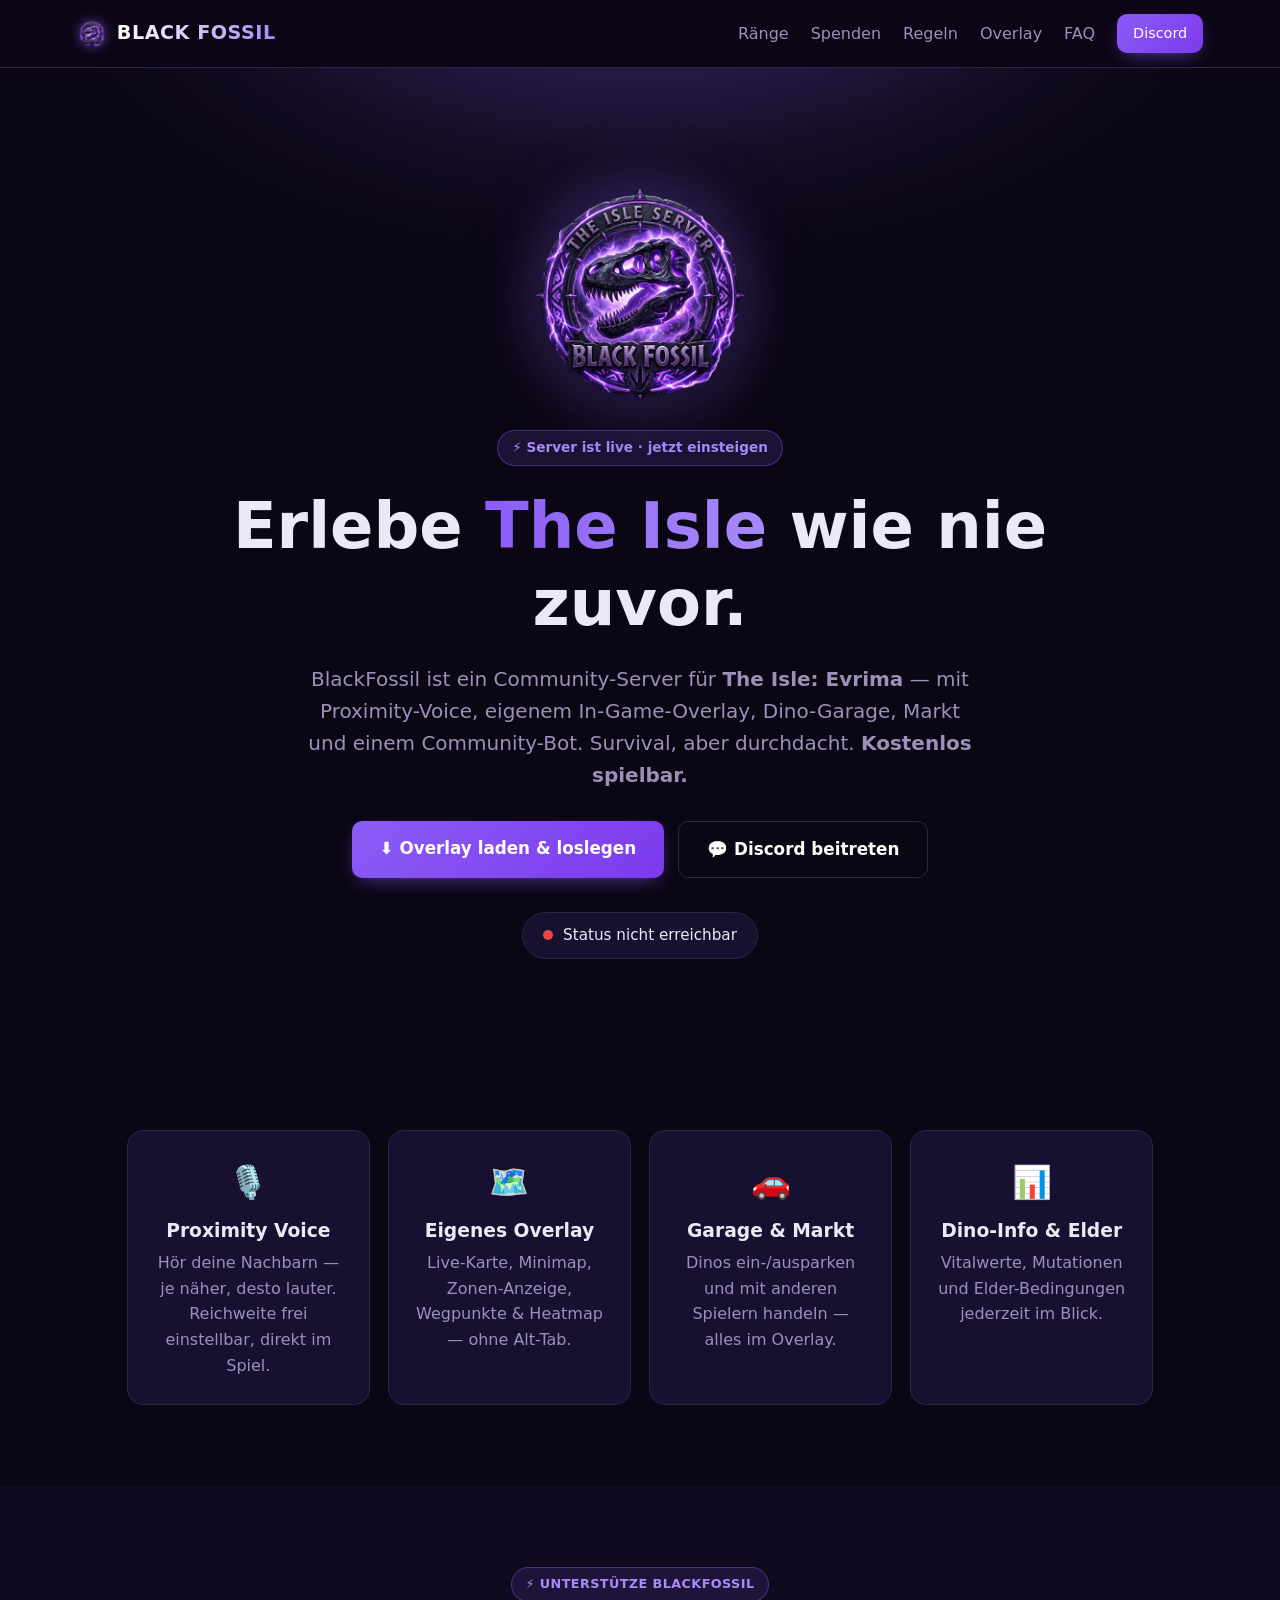
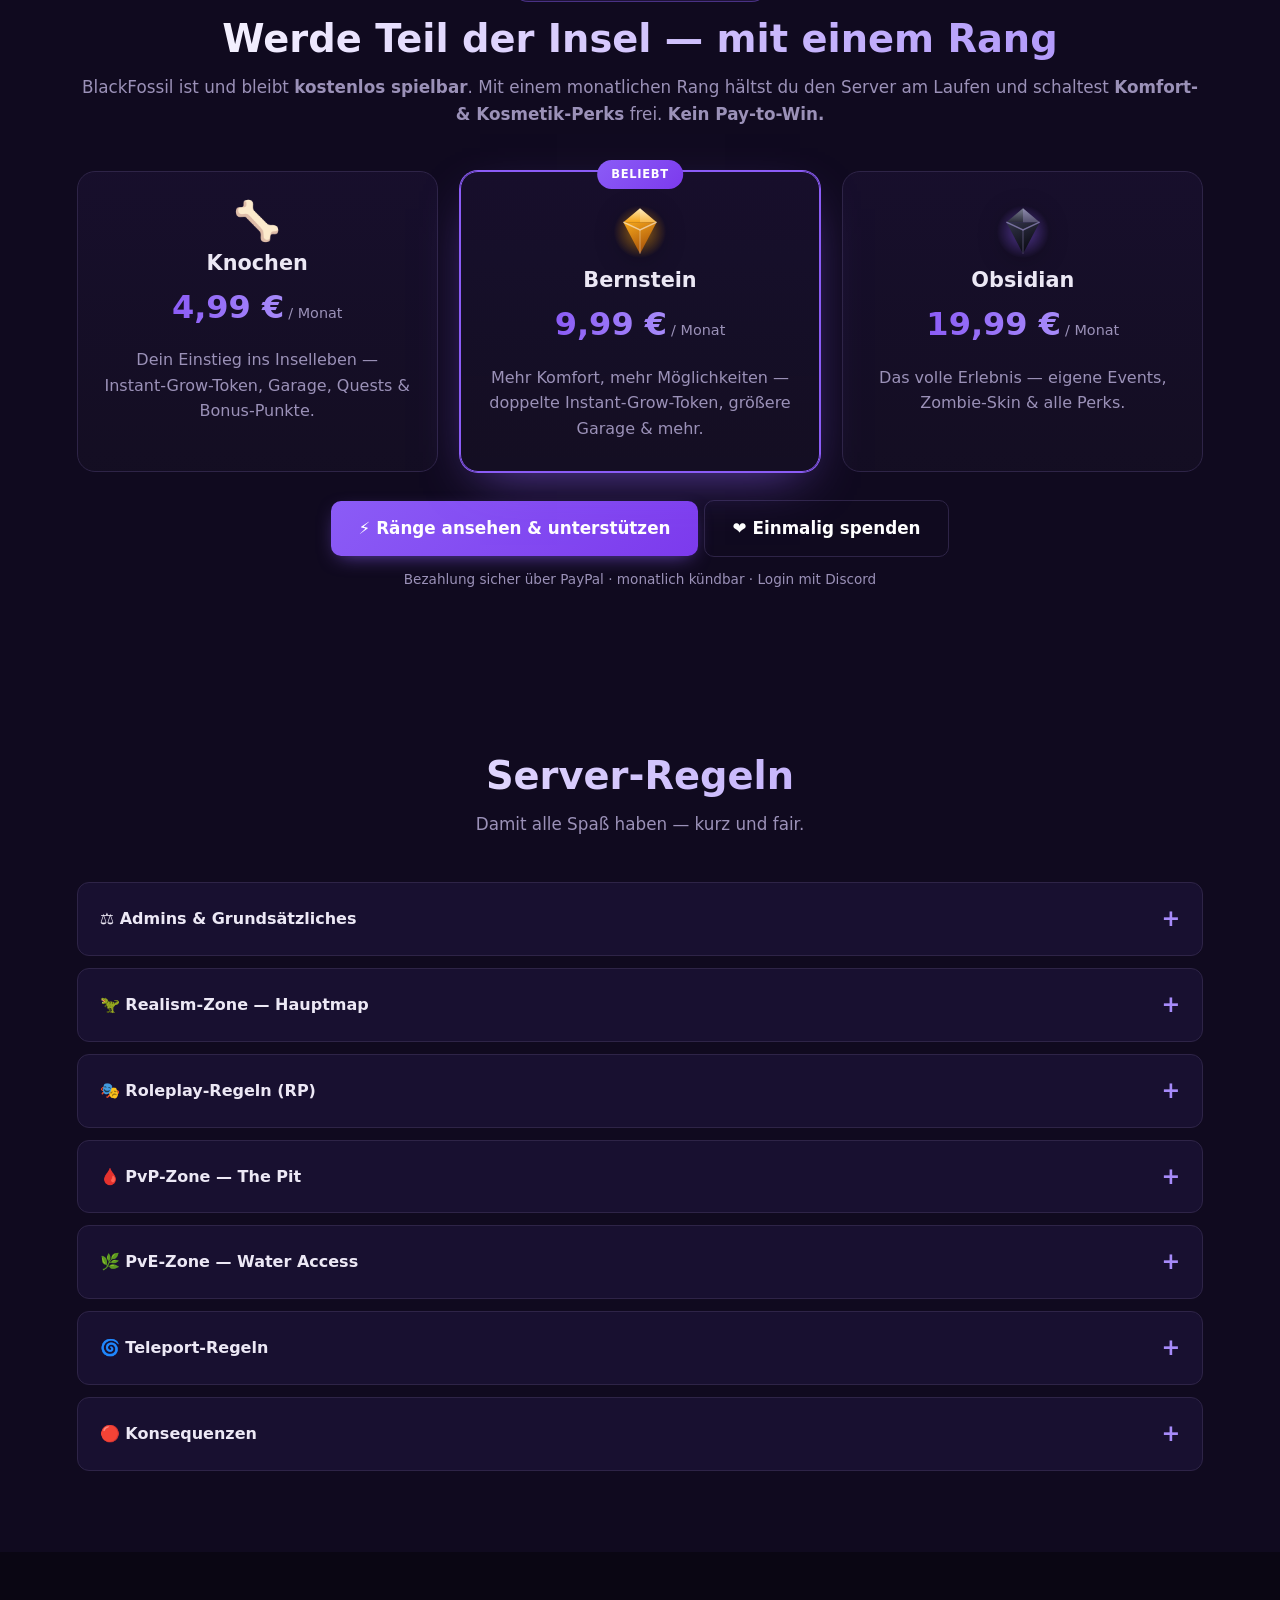
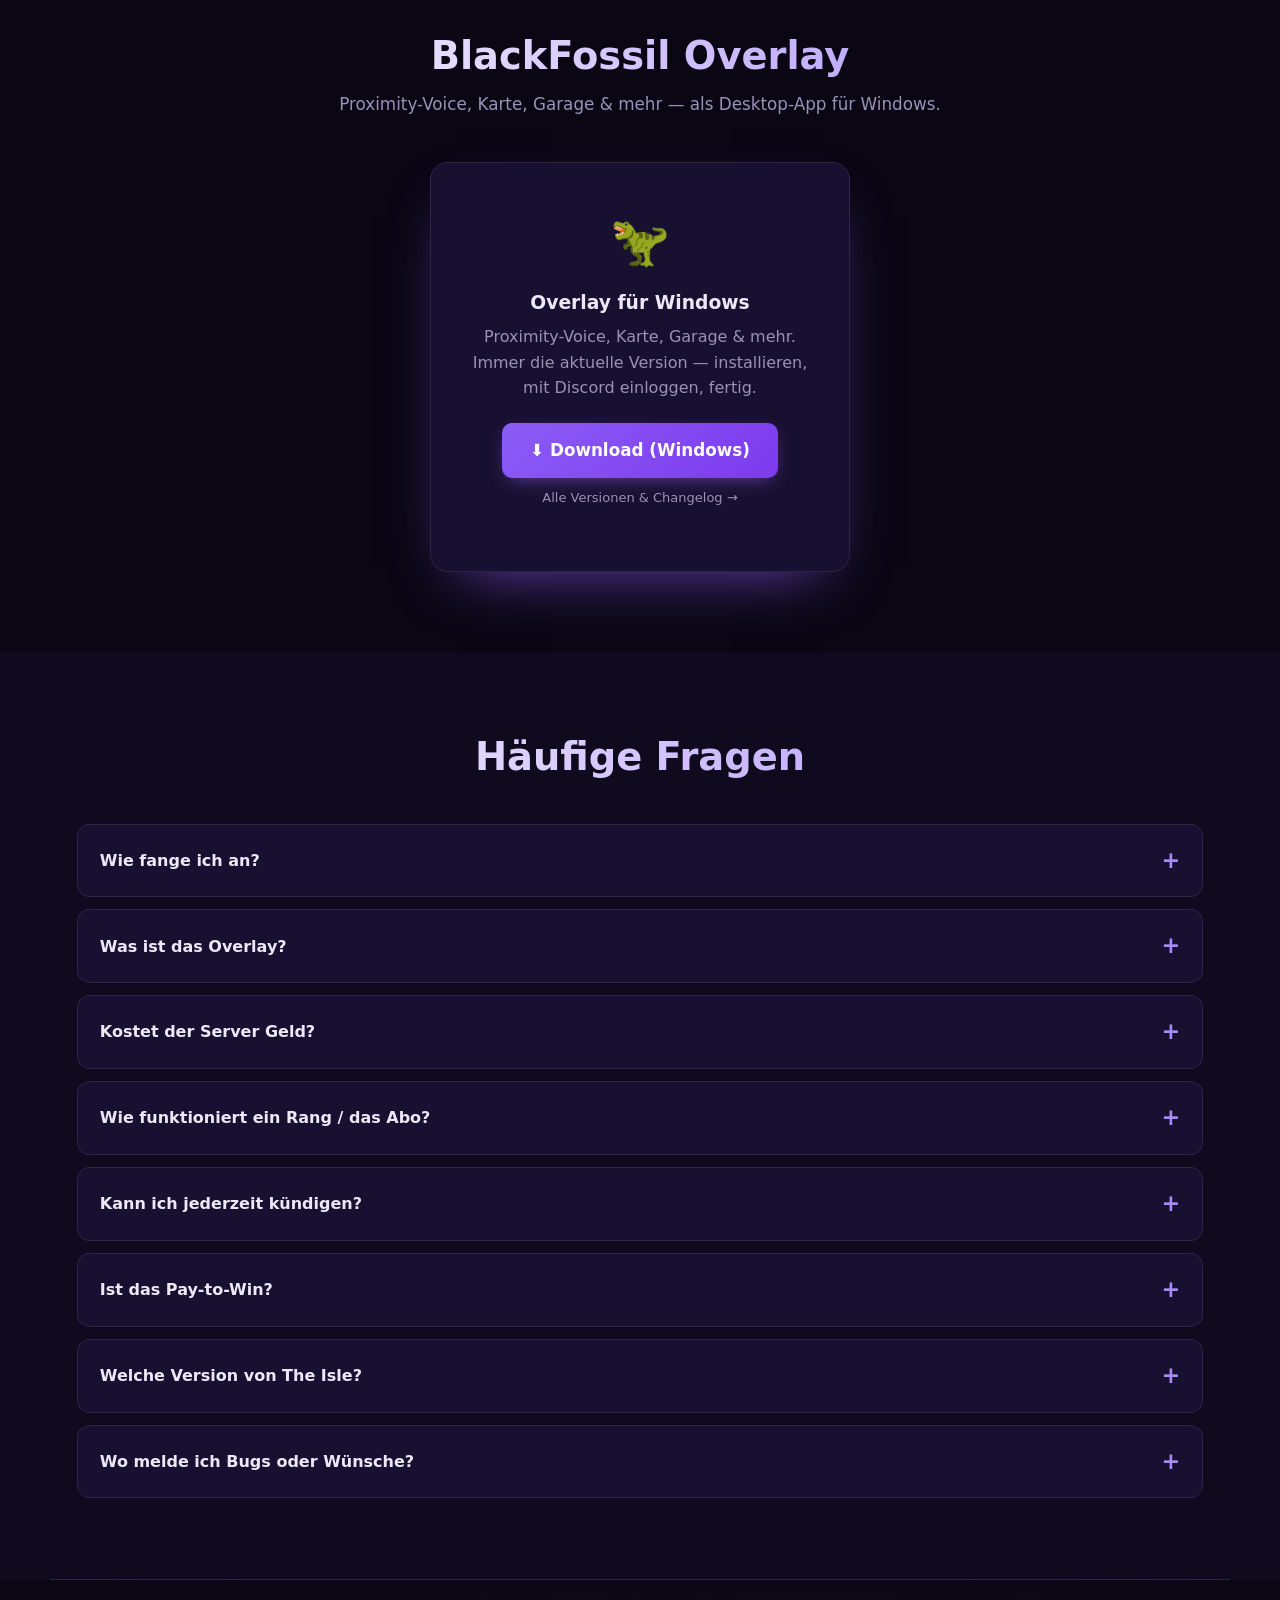
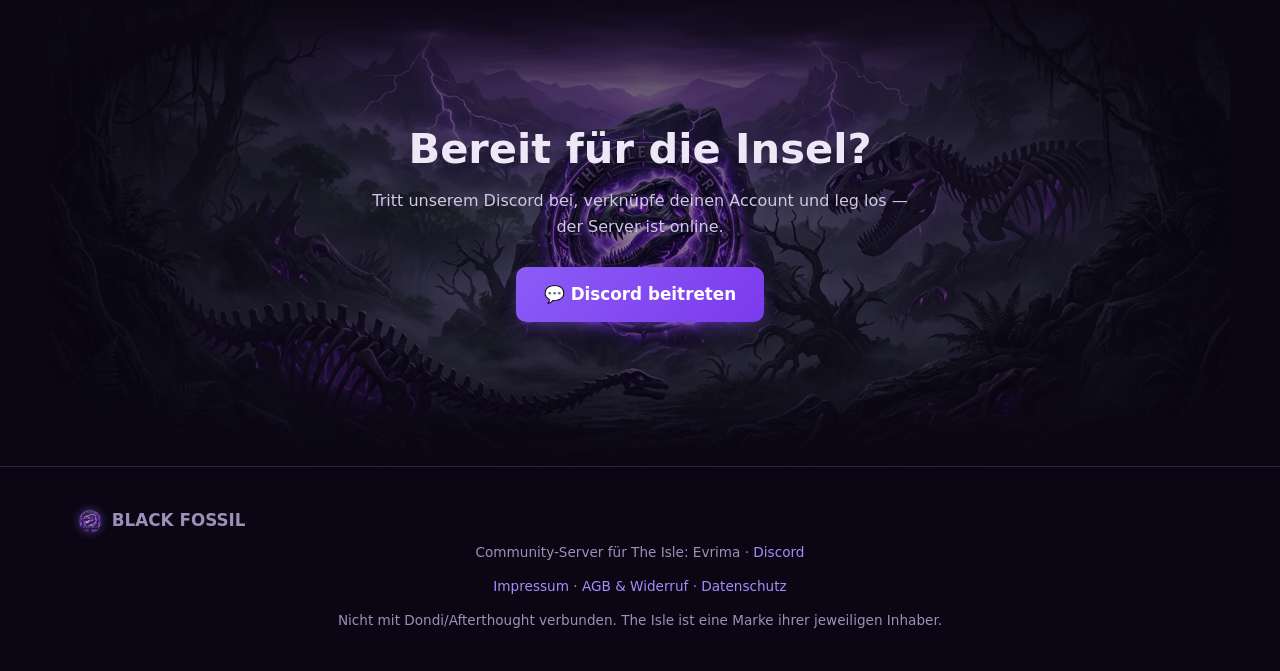
<file: index.html>
<!doctype html>
<html lang="de">
<head>
  <meta charset="utf-8" />
  <meta name="viewport" content="width=device-width, initial-scale=1" />
  <title>BlackFossil — The Isle: Evrima Community-Server</title>
  <meta name="description" content="BlackFossil — Community-Server für The Isle: Evrima. Proximity-Voice, eigenes Overlay, Dino-Garage & mehr. Jetzt online — kostenlos spielbar." />
  <link rel="icon" type="image/png" href="assets/logo.png" />
  <link rel="apple-touch-icon" href="assets/logo.png" />
  <meta name="theme-color" content="#8b5cf6" />
  <meta property="og:title" content="BlackFossil — The Isle: Evrima Community-Server" />
  <meta property="og:description" content="Proximity-Voice, eigenes In-Game-Overlay, Dino-Garage & Markt. Jetzt online — kostenlos spielbar." />
  <meta property="og:image" content="assets/banner.png" />
  <meta property="og:type" content="website" />
  <link rel="stylesheet" href="assets/style.css" />
</head>
<body>
  <!-- Globaler Blitz-Filter (gezackte Kanten wie im Overlay) -->
  <svg width="0" height="0" aria-hidden="true" style="position:absolute">
    <defs>
      <filter id="bf-lightning" x="-35%" y="-35%" width="170%" height="170%">
        <feTurbulence type="fractalNoise" baseFrequency="0.022" numOctaves="2" seed="3" result="n">
          <animate attributeName="seed" values="1;9;3;12;1" dur="2.6s" repeatCount="indefinite"/>
          <animate attributeName="baseFrequency" values="0.018;0.032;0.018" dur="5s" repeatCount="indefinite"/>
        </feTurbulence>
        <feDisplacementMap in="SourceGraphic" in2="n" scale="9" xChannelSelector="R" yChannelSelector="G"/>
      </filter>
    </defs>
  </svg>

  <!-- Navigation -->
  <header id="nav">
    <a href="#top" class="brand"><img src="assets/logo.png" alt="" class="brand-logo" /> <span>BLACK&nbsp;FOSSIL</span></a>
    <nav>
      <a href="#ranks">Ränge</a>
      <a href="spenden.html">Spenden</a>
      <a href="#rules">Regeln</a>
      <a href="#overlay">Overlay</a>
      <a href="#faq">FAQ</a>
      <a href="https://discord.gg/4sCc7c5YRq" class="btn btn-sm" target="_blank" rel="noopener">Discord</a>
    </nav>
  </header>

  <!-- Hero -->
  <section id="top" class="hero">
    <div class="hero-glow" aria-hidden="true"></div>
    <svg class="hero-bolts" viewBox="0 0 1440 520" preserveAspectRatio="xMidYMin slice" aria-hidden="true">
      <polyline class="bolt b1" points="300,-10 286,70 326,104 292,168 338,212 300,300"/>
      <polyline class="bolt b1b" points="326,104 372,120 360,176"/>
      <polyline class="bolt b2" points="1140,-10 1162,84 1126,128 1168,196 1132,242 1158,330"/>
      <polyline class="bolt b2b" points="1126,128 1086,150 1100,206"/>
      <polyline class="bolt b3" points="720,-10 710,56 742,92 716,150"/>
    </svg>
    <div class="hero-inner">
      <img src="assets/logo.png" alt="Black Fossil" class="hero-logo" />
      <span class="badge">⚡ Server ist live · jetzt einsteigen</span>
      <h1>Erlebe <span class="grad">The Isle</span> wie nie zuvor.</h1>
      <p class="lead">BlackFossil ist ein Community-Server für <strong>The Isle: Evrima</strong> — mit Proximity-Voice, eigenem In-Game-Overlay, Dino-Garage, Markt und einem Community-Bot. Survival, aber durchdacht. <strong>Kostenlos spielbar.</strong></p>
      <div class="hero-cta">
        <a href="#overlay" class="btn btn-lg">⬇️ Overlay laden & loslegen</a>
        <a href="https://discord.gg/4sCc7c5YRq" class="btn btn-lg btn-ghost" target="_blank" rel="noopener">💬 Discord beitreten</a>
      </div>
      <div id="status" class="status">
        <span class="dot" id="statusDot"></span>
        <span id="statusText">Server-Status wird geladen…</span>
      </div>
    </div>
  </section>

  <!-- Features -->
  <section class="section">
    <div class="grid features">
      <div class="card"><div class="ico">🎙️</div><h3>Proximity Voice</h3><p>Hör deine Nachbarn — je näher, desto lauter. Reichweite frei einstellbar, direkt im Spiel.</p></div>
      <div class="card"><div class="ico">🗺️</div><h3>Eigenes Overlay</h3><p>Live-Karte, Minimap, Zonen-Anzeige, Wegpunkte & Heatmap — ohne Alt-Tab.</p></div>
      <div class="card"><div class="ico">🚗</div><h3>Garage & Markt</h3><p>Dinos ein-/ausparken und mit anderen Spielern handeln — alles im Overlay.</p></div>
      <div class="card"><div class="ico">📊</div><h3>Dino-Info & Elder</h3><p>Vitalwerte, Mutationen und Elder-Bedingungen jederzeit im Blick.</p></div>
    </div>
  </section>

  <!-- Ränge / Unterstützen -->
  <section id="ranks" class="section alt">
    <div class="section-head">
      <span class="kicker">⚡ Unterstütze BlackFossil</span>
      <h2>Werde Teil der Insel — mit einem Rang</h2>
      <p>BlackFossil ist und bleibt <strong>kostenlos spielbar</strong>. Mit einem monatlichen Rang hältst du den Server am Laufen und schaltest <strong>Komfort- & Kosmetik-Perks</strong> frei. <strong>Kein Pay-to-Win.</strong></p>
    </div>
    <div class="tiers">
      <div class="tier">
        <div class="tier-ico">🦴</div>
        <h3>Knochen</h3>
        <div class="tier-price"><span class="grad">4,99&nbsp;€</span><span class="per">/ Monat</span></div>
        <p class="muted">Dein Einstieg ins Inselleben — Instant-Grow-Token, Garage, Quests & Bonus-Punkte.</p>
      </div>
      <div class="tier tier-feat">
        <div class="tier-tag">Beliebt</div>
        <svg class="tier-gem" viewBox="0 0 64 64" aria-hidden="true">
          <defs>
            <linearGradient id="ambCrown" x1="0" y1="0" x2="0" y2="1"><stop offset="0" stop-color="#ffe9b0"/><stop offset="1" stop-color="#f6a417"/></linearGradient>
            <linearGradient id="ambBody" x1="0" y1="0" x2=".5" y2="1"><stop offset="0" stop-color="#f7a91b"/><stop offset="1" stop-color="#a8530a"/></linearGradient>
            <radialGradient id="ambGlow" cx=".5" cy=".5" r=".5"><stop offset="0" stop-color="#f59e0b" stop-opacity=".6"/><stop offset="1" stop-color="#f59e0b" stop-opacity="0"/></radialGradient>
          </defs>
          <circle cx="32" cy="34" r="30" fill="url(#ambGlow)"/>
          <polygon points="32,7 51,23 13,23" fill="url(#ambCrown)"/>
          <polygon points="13,23 51,23 32,59" fill="url(#ambBody)"/>
          <polygon points="32,7 51,23 32,23" fill="#fff" opacity=".22"/>
          <polyline points="13,23 32,32 51,23" fill="none" stroke="#fff" stroke-opacity=".55" stroke-width="1.6"/>
          <line x1="32" y1="32" x2="32" y2="59" stroke="#fff" stroke-opacity=".3" stroke-width="1.4"/>
        </svg>
        <h3>Bernstein</h3>
        <div class="tier-price"><span class="grad">9,99&nbsp;€</span><span class="per">/ Monat</span></div>
        <p class="muted">Mehr Komfort, mehr Möglichkeiten — doppelte Instant-Grow-Token, größere Garage & mehr.</p>
      </div>
      <div class="tier">
        <svg class="tier-gem" viewBox="0 0 64 64" aria-hidden="true">
          <defs>
            <linearGradient id="obsCrown" x1="0" y1="0" x2="0" y2="1"><stop offset="0" stop-color="#7b7f93"/><stop offset="1" stop-color="#2b2d3a"/></linearGradient>
            <linearGradient id="obsBody" x1="0" y1="0" x2=".5" y2="1"><stop offset="0" stop-color="#33354a"/><stop offset="1" stop-color="#0a0a12"/></linearGradient>
            <radialGradient id="obsGlow" cx=".5" cy=".5" r=".5"><stop offset="0" stop-color="#8b5cf6" stop-opacity=".55"/><stop offset="1" stop-color="#8b5cf6" stop-opacity="0"/></radialGradient>
          </defs>
          <circle cx="32" cy="34" r="30" fill="url(#obsGlow)"/>
          <polygon points="32,7 51,23 13,23" fill="url(#obsCrown)"/>
          <polygon points="13,23 51,23 32,59" fill="url(#obsBody)"/>
          <polygon points="32,7 51,23 32,23" fill="#c4b5fd" opacity=".28"/>
          <polyline points="13,23 32,32 51,23" fill="none" stroke="#c4b5fd" stroke-opacity=".5" stroke-width="1.6"/>
          <line x1="32" y1="32" x2="32" y2="59" stroke="#c4b5fd" stroke-opacity=".28" stroke-width="1.4"/>
        </svg>
        <h3>Obsidian</h3>
        <div class="tier-price"><span class="grad">19,99&nbsp;€</span><span class="per">/ Monat</span></div>
        <p class="muted">Das volle Erlebnis — eigene Events, Zombie-Skin & alle Perks.</p>
      </div>
    </div>
    <div class="center" style="margin-top:28px">
      <a href="abo.html" class="btn btn-lg">⚡ Ränge ansehen & unterstützen</a>
      <a href="spenden.html" class="btn btn-lg btn-ghost">❤️ Einmalig spenden</a>
      <p class="muted small" style="margin-top:12px">Bezahlung sicher über PayPal · monatlich kündbar · Login mit Discord</p>
    </div>
  </section>

  <!-- Rules -->
  <section id="rules" class="section alt">
    <div class="section-head"><h2>Server-Regeln</h2><p>Damit alle Spaß haben — kurz und fair.</p></div>
    <div class="rules" id="rulesAcc"></div>
  </section>

  <!-- Overlay download -->
  <section id="overlay" class="section">
    <div class="section-head"><h2>BlackFossil Overlay</h2><p>Proximity-Voice, Karte, Garage & mehr — als Desktop-App für Windows.</p></div>
    <div class="center">
      <div class="dl-card">
        <div class="ico big">🦖</div>
        <h3>Overlay für Windows</h3>
        <p class="muted">Proximity-Voice, Karte, Garage & mehr. Immer die aktuelle Version — installieren, mit Discord einloggen, fertig.</p>
        <a class="btn btn-lg" href="https://github.com/HidekiSensei/blackfossil-overlay/releases/latest/download/BlackFossil-Overlay-Setup.exe">⬇️ Download (Windows)</a>
        <p class="muted" style="margin-top:10px;font-size:13px"><a href="https://github.com/HidekiSensei/blackfossil-overlay/releases/latest" style="color:inherit">Alle Versionen & Changelog →</a></p>
      </div>
    </div>
  </section>

  <!-- FAQ -->
  <section id="faq" class="section alt">
    <div class="section-head"><h2>Häufige Fragen</h2></div>
    <div class="faq" id="faqAcc"></div>
  </section>

  <!-- Discord / CTA -->
  <section id="discord" class="section cta cta-banner">
    <div class="cta-inner">
      <h2>Bereit für die Insel?</h2>
      <p>Tritt unserem Discord bei, verknüpfe deinen Account und leg los — der Server ist online.</p>
      <a href="https://discord.gg/4sCc7c5YRq" class="btn btn-lg" target="_blank" rel="noopener">💬 Discord beitreten</a>
    </div>
  </section>

  <footer>
    <div class="foot-brand"><img src="assets/logo.png" alt="" class="foot-logo" /> <strong>BLACK FOSSIL</strong></div>
    <div class="muted small">Community-Server für The Isle: Evrima · <a href="https://discord.gg/4sCc7c5YRq" target="_blank" rel="noopener" style="color:var(--accent2)">Discord</a></div>
    <div class="foot-legal muted small">
      <a href="impressum.html">Impressum</a> ·
      <a href="agb.html">AGB &amp; Widerruf</a> ·
      <a href="datenschutz.html">Datenschutz</a>
    </div>
    <div class="muted small">Nicht mit Dondi/Afterthought verbunden. The Isle ist eine Marke ihrer jeweiligen Inhaber.</div>
  </footer>

  <script src="assets/app.js"></script>
</body>
</html>
</file>
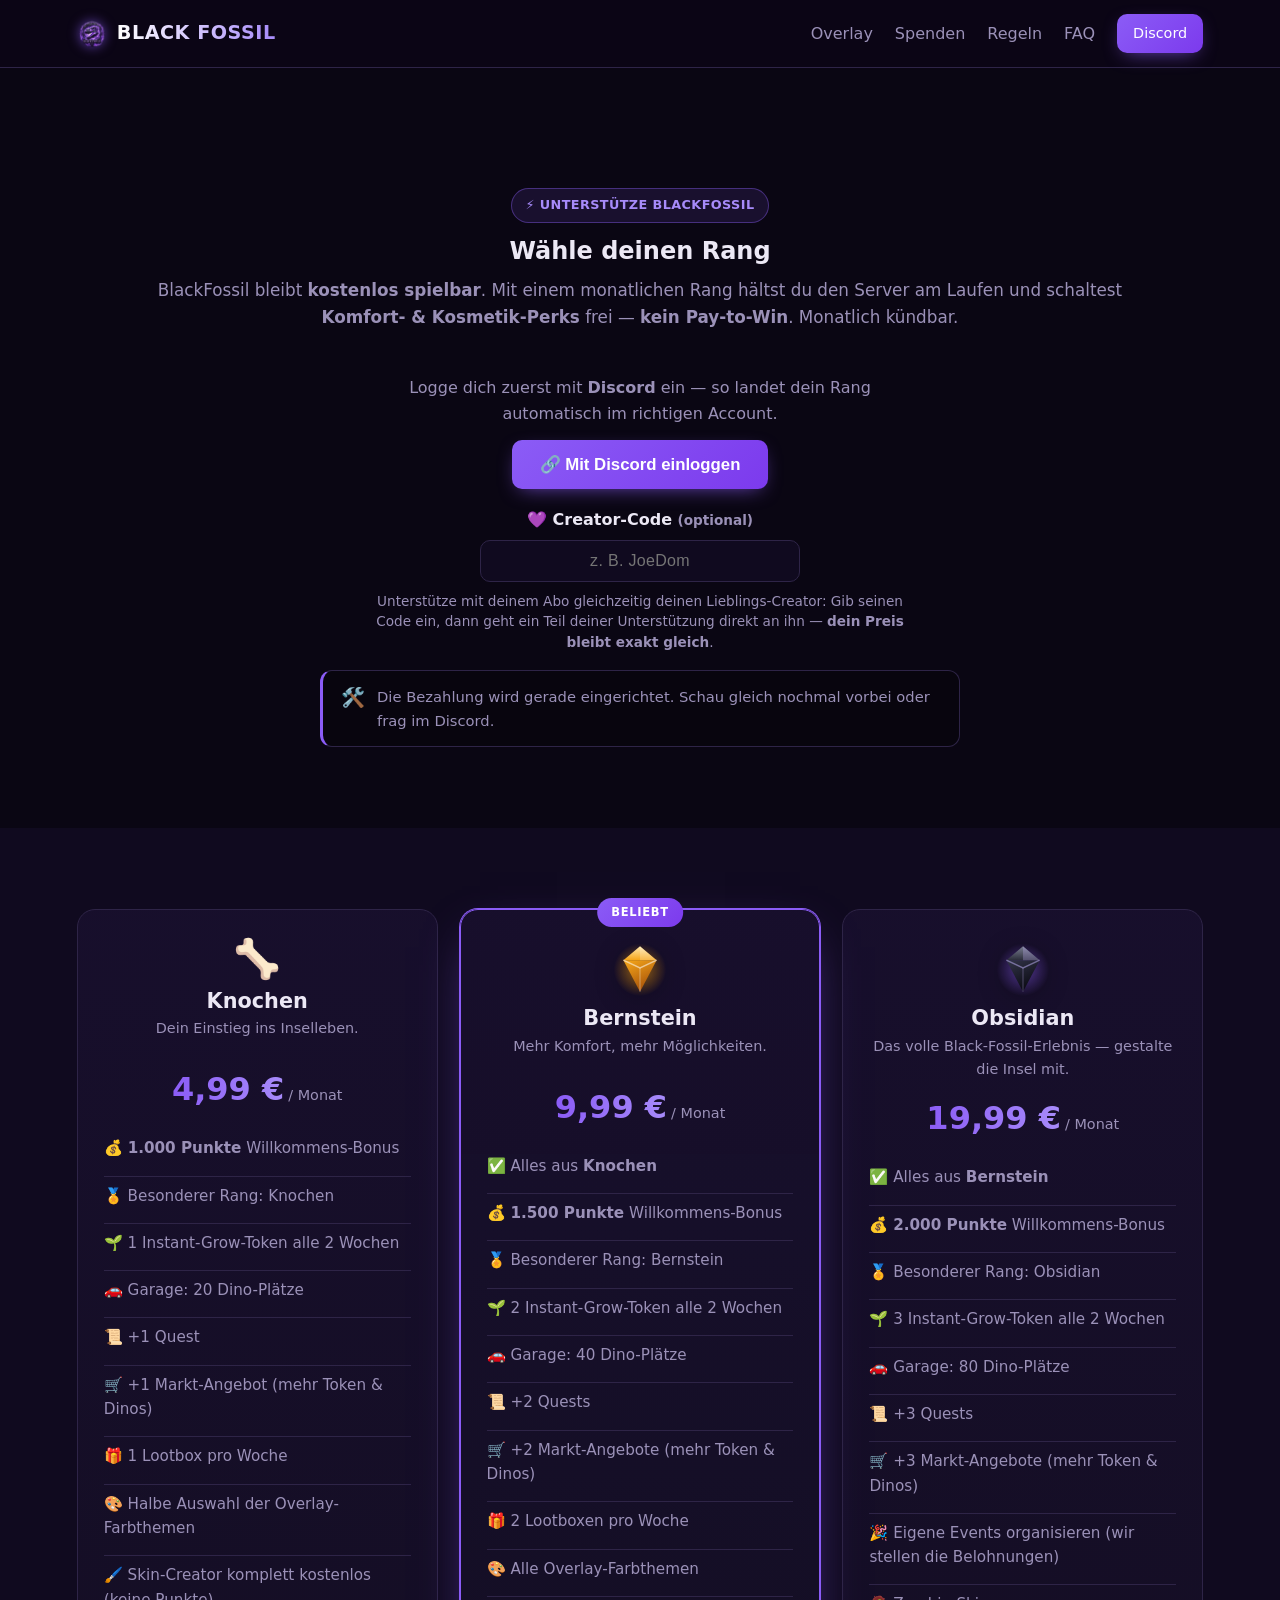
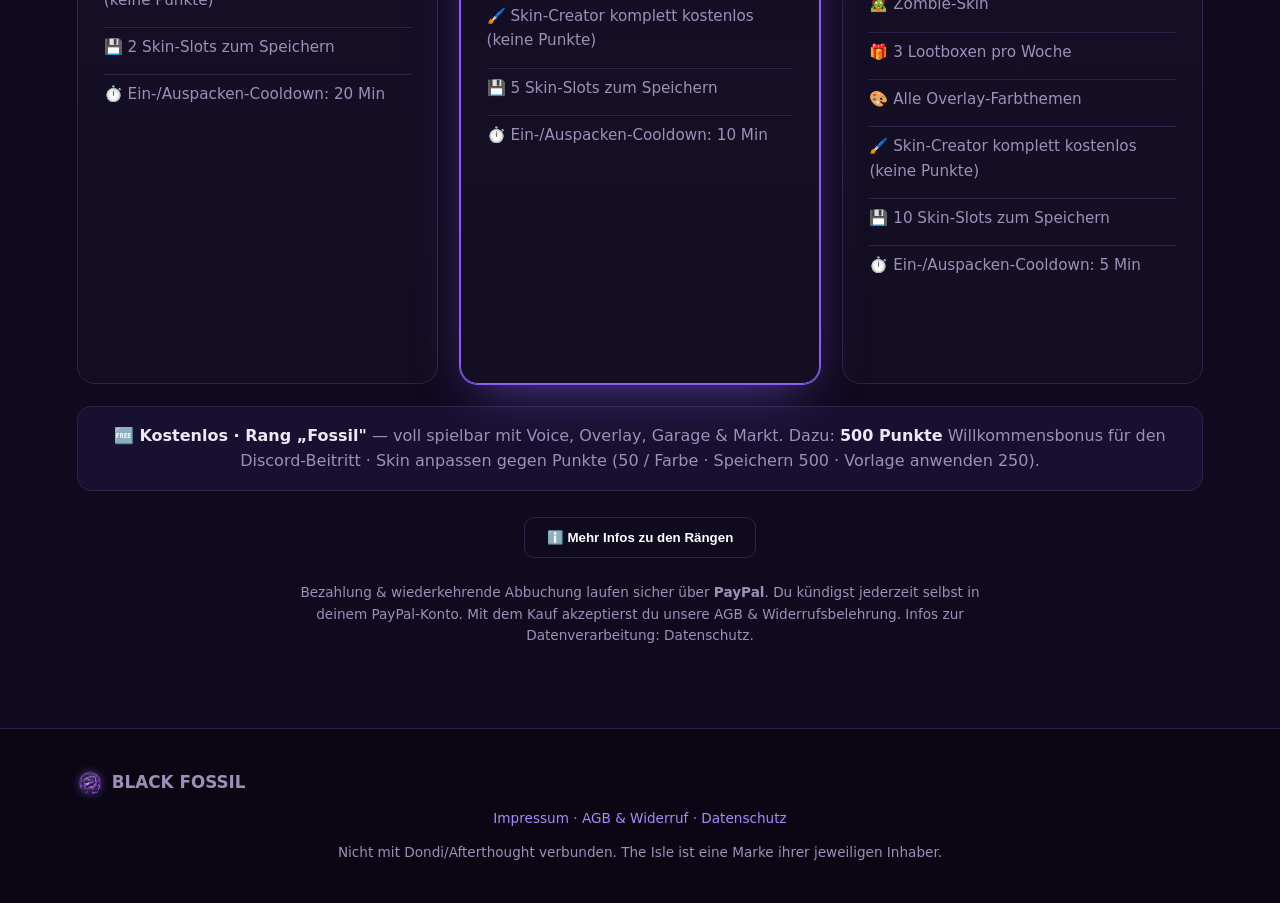
<file: abo.html>
<!doctype html>
<html lang="de">
<head>
  <meta charset="utf-8" />
  <meta name="viewport" content="width=device-width, initial-scale=1" />
  <title>Ränge & Unterstützen — BlackFossil</title>
  <meta name="description" content="Unterstütze den BlackFossil-Server mit einem monatlichen Rang — Komfort- & Kosmetik-Perks, sicher über PayPal. Kein Pay-to-Win." />
  <link rel="icon" type="image/png" href="assets/logo.png" />
  <meta name="theme-color" content="#8b5cf6" />
  <link rel="stylesheet" href="assets/style.css" />
</head>
<body>
  <!-- Navigation -->
  <header id="nav">
    <a href="index.html" class="brand"><img src="assets/logo.png" alt="" class="brand-logo" /> <span>BLACK&nbsp;FOSSIL</span></a>
    <nav>
      <a href="index.html#overlay">Overlay</a>
      <a href="spenden.html">Spenden</a>
      <a href="index.html#rules">Regeln</a>
      <a href="index.html#faq">FAQ</a>
      <a href="https://discord.gg/4sCc7c5YRq" class="btn btn-sm" target="_blank" rel="noopener">Discord</a>
    </nav>
  </header>

  <section class="section abo-head">
    <div class="section-head">
      <span class="kicker">⚡ Unterstütze BlackFossil</span>
      <h1>Wähle deinen Rang</h1>
      <p>BlackFossil bleibt <strong>kostenlos spielbar</strong>. Mit einem monatlichen Rang hältst du den Server am Laufen und schaltest <strong>Komfort- & Kosmetik-Perks</strong> frei — <strong>kein Pay-to-Win</strong>. Monatlich kündbar.</p>
    </div>

    <!-- Login-Status -->
    <div id="loginBox" class="login-box">
      <p>Logge dich zuerst mit <strong>Discord</strong> ein — so landet dein Rang automatisch im richtigen Account.</p>
      <button id="loginBtn" class="btn btn-lg">🔗 Mit Discord einloggen</button>
    </div>
    <div id="userBox" class="user-box" hidden>
      <span>Eingeloggt als <strong id="userName"></strong><span id="userRank"></span></span>
      <button id="logoutBtn" class="btn btn-sm btn-ghost">Abmelden</button>
    </div>

    <!-- Creator-Code (optional) -->
    <div class="creator-box">
      <label for="creatorCode">💜 Creator-Code <span class="muted small">(optional)</span></label>
      <input id="creatorCode" type="text" maxlength="32" autocomplete="off" spellcheck="false" placeholder="z. B. JoeDom" />
      <p class="muted small">Unterstütze mit deinem Abo gleichzeitig deinen Lieblings-Creator: Gib seinen Code ein, dann geht ein Teil deiner Unterstützung direkt an ihn — <strong>dein Preis bleibt exakt gleich</strong>.</p>
    </div>

    <!-- Setup-Hinweis, falls PayPal noch nicht konfiguriert -->
    <div id="setupNote" class="beta-note" hidden style="max-width:640px;margin:18px auto 0">
      <span class="beta-note-ico">🛠️</span>
      <p>Die Bezahlung wird gerade eingerichtet. Schau gleich nochmal vorbei oder frag im <a href="https://discord.gg/4sCc7c5YRq" target="_blank" rel="noopener">Discord</a>.</p>
    </div>
  </section>

  <section class="section alt">
    <div class="tiers tiers-buy">
      <div class="tier" data-tier="knochen">
        <div class="tier-ico">🦴</div>
        <h3>Knochen</h3>
        <p class="tier-sub">Dein Einstieg ins Inselleben.</p>
        <div class="tier-price"><span class="grad">4,99&nbsp;€</span><span class="per">/ Monat</span></div>
        <ul class="tier-perks perk-emoji">
          <li>💰 <strong>1.000 Punkte</strong> Willkommens-Bonus</li>
          <li>🏅 Besonderer Rang: Knochen</li>
          <li>🌱 1 Instant-Grow-Token alle 2 Wochen</li>
          <li>🚗 Garage: 20 Dino-Plätze</li>
          <li>📜 +1 Quest</li>
          <li>🛒 +1 Markt-Angebot (mehr Token &amp; Dinos)</li>
          <li>🎁 1 Lootbox pro Woche</li>
          <li>🎨 Halbe Auswahl der Overlay-Farbthemen</li>
          <li>🖌️ Skin-Creator komplett kostenlos (keine Punkte)</li>
          <li>💾 2 Skin-Slots zum Speichern</li>
          <li>⏱️ Ein-/Auspacken-Cooldown: 20 Min</li>
        </ul>
        <div class="tier-foot" data-foot="knochen"><div class="pp-btn" id="pp-knochen"></div></div>
      </div>
      <div class="tier tier-feat" data-tier="bernstein">
        <div class="tier-tag">Beliebt</div>
        <svg class="tier-gem" viewBox="0 0 64 64" aria-hidden="true">
          <defs>
            <linearGradient id="ambCrown" x1="0" y1="0" x2="0" y2="1"><stop offset="0" stop-color="#ffe9b0"/><stop offset="1" stop-color="#f6a417"/></linearGradient>
            <linearGradient id="ambBody" x1="0" y1="0" x2=".5" y2="1"><stop offset="0" stop-color="#f7a91b"/><stop offset="1" stop-color="#a8530a"/></linearGradient>
            <radialGradient id="ambGlow" cx=".5" cy=".5" r=".5"><stop offset="0" stop-color="#f59e0b" stop-opacity=".6"/><stop offset="1" stop-color="#f59e0b" stop-opacity="0"/></radialGradient>
          </defs>
          <circle cx="32" cy="34" r="30" fill="url(#ambGlow)"/>
          <polygon points="32,7 51,23 13,23" fill="url(#ambCrown)"/>
          <polygon points="13,23 51,23 32,59" fill="url(#ambBody)"/>
          <polygon points="32,7 51,23 32,23" fill="#fff" opacity=".22"/>
          <polyline points="13,23 32,32 51,23" fill="none" stroke="#fff" stroke-opacity=".55" stroke-width="1.6"/>
          <line x1="32" y1="32" x2="32" y2="59" stroke="#fff" stroke-opacity=".3" stroke-width="1.4"/>
        </svg>
        <h3>Bernstein</h3>
        <p class="tier-sub">Mehr Komfort, mehr Möglichkeiten.</p>
        <div class="tier-price"><span class="grad">9,99&nbsp;€</span><span class="per">/ Monat</span></div>
        <ul class="tier-perks perk-emoji">
          <li>✅ Alles aus <strong>Knochen</strong></li>
          <li>💰 <strong>1.500 Punkte</strong> Willkommens-Bonus</li>
          <li>🏅 Besonderer Rang: Bernstein</li>
          <li>🌱 2 Instant-Grow-Token alle 2 Wochen</li>
          <li>🚗 Garage: 40 Dino-Plätze</li>
          <li>📜 +2 Quests</li>
          <li>🛒 +2 Markt-Angebote (mehr Token &amp; Dinos)</li>
          <li>🎁 2 Lootboxen pro Woche</li>
          <li>🎨 Alle Overlay-Farbthemen</li>
          <li>🖌️ Skin-Creator komplett kostenlos (keine Punkte)</li>
          <li>💾 5 Skin-Slots zum Speichern</li>
          <li>⏱️ Ein-/Auspacken-Cooldown: 10 Min</li>
        </ul>
        <div class="tier-foot" data-foot="bernstein"><div class="pp-btn" id="pp-bernstein"></div></div>
      </div>
      <div class="tier" data-tier="obsidian">
        <svg class="tier-gem" viewBox="0 0 64 64" aria-hidden="true">
          <defs>
            <linearGradient id="obsCrown" x1="0" y1="0" x2="0" y2="1"><stop offset="0" stop-color="#7b7f93"/><stop offset="1" stop-color="#2b2d3a"/></linearGradient>
            <linearGradient id="obsBody" x1="0" y1="0" x2=".5" y2="1"><stop offset="0" stop-color="#33354a"/><stop offset="1" stop-color="#0a0a12"/></linearGradient>
            <radialGradient id="obsGlow" cx=".5" cy=".5" r=".5"><stop offset="0" stop-color="#8b5cf6" stop-opacity=".55"/><stop offset="1" stop-color="#8b5cf6" stop-opacity="0"/></radialGradient>
          </defs>
          <circle cx="32" cy="34" r="30" fill="url(#obsGlow)"/>
          <polygon points="32,7 51,23 13,23" fill="url(#obsCrown)"/>
          <polygon points="13,23 51,23 32,59" fill="url(#obsBody)"/>
          <polygon points="32,7 51,23 32,23" fill="#c4b5fd" opacity=".28"/>
          <polyline points="13,23 32,32 51,23" fill="none" stroke="#c4b5fd" stroke-opacity=".5" stroke-width="1.6"/>
          <line x1="32" y1="32" x2="32" y2="59" stroke="#c4b5fd" stroke-opacity=".28" stroke-width="1.4"/>
        </svg>
        <h3>Obsidian</h3>
        <p class="tier-sub">Das volle Black-Fossil-Erlebnis — gestalte die Insel mit.</p>
        <div class="tier-price"><span class="grad">19,99&nbsp;€</span><span class="per">/ Monat</span></div>
        <ul class="tier-perks perk-emoji">
          <li>✅ Alles aus <strong>Bernstein</strong></li>
          <li>💰 <strong>2.000 Punkte</strong> Willkommens-Bonus</li>
          <li>🏅 Besonderer Rang: Obsidian</li>
          <li>🌱 3 Instant-Grow-Token alle 2 Wochen</li>
          <li>🚗 Garage: 80 Dino-Plätze</li>
          <li>📜 +3 Quests</li>
          <li>🛒 +3 Markt-Angebote (mehr Token &amp; Dinos)</li>
          <li>🎉 Eigene Events organisieren (wir stellen die Belohnungen)</li>
          <li>🧟 Zombie-Skin</li>
          <li>🎁 3 Lootboxen pro Woche</li>
          <li>🎨 Alle Overlay-Farbthemen</li>
          <li>🖌️ Skin-Creator komplett kostenlos (keine Punkte)</li>
          <li>💾 10 Skin-Slots zum Speichern</li>
          <li>⏱️ Ein-/Auspacken-Cooldown: 5 Min</li>
        </ul>
        <div class="tier-foot" data-foot="obsidian"><div class="pp-btn" id="pp-obsidian"></div></div>
      </div>
    </div>

    <!-- Kostenlos / Free-Tier -->
    <div class="free-note">
      🆓 <strong>Kostenlos · Rang „Fossil"</strong> — voll spielbar mit Voice, Overlay, Garage &amp; Markt. Dazu:
      <strong>500 Punkte</strong> Willkommensbonus für den Discord-Beitritt · Skin anpassen gegen Punkte
      (50 / Farbe · Speichern 500 · Vorlage anwenden 250).
    </div>

    <!-- Mehr Infos zu den Rängen -->
    <div class="rank-more">
      <button id="rankMoreBtn" class="btn btn-ghost" aria-expanded="false" aria-controls="rankDetails">ℹ️ Mehr Infos zu den Rängen</button>
    </div>
    <div id="rankDetails" class="rank-details" hidden>
      <table class="rank-table">
        <thead>
          <tr>
            <th>Was du bekommst</th>
            <th>Kostenlos</th>
            <th>🦴 Knochen</th>
            <th>Bernstein</th>
            <th>Obsidian</th>
          </tr>
        </thead>
        <tbody>
          <tr><td class="feat">Server, Proximity-Voice &amp; komplettes Overlay</td><td class="col yes">✓</td><td class="col yes">✓</td><td class="col yes">✓</td><td class="col yes">✓</td></tr>
          <tr><td class="feat">Garage &amp; Markt (Handel)</td><td class="col yes">✓</td><td class="col yes">✓</td><td class="col yes">✓</td><td class="col yes">✓</td></tr>
          <tr><td class="feat">Willkommens-Bonus (Punkte, einmalig)</td><td class="col yes">500¹</td><td class="col yes">1.000</td><td class="col yes">1.500</td><td class="col yes">2.000</td></tr>
          <tr><td class="feat">Besonderer Rang &amp; Badge</td><td class="col no">–</td><td class="col yes">🦴</td><td class="col yes">🟠</td><td class="col yes">🟣</td></tr>
          <tr><td class="feat">🌱 Instant-Grow-Token (alle 2 Wochen)</td><td class="col no">–</td><td class="col yes">1</td><td class="col yes">2</td><td class="col yes">3</td></tr>
          <tr><td class="feat">🚗 Garage: Dino-Plätze</td><td class="col">Standard</td><td class="col yes">20</td><td class="col yes">40</td><td class="col yes">80</td></tr>
          <tr><td class="feat">📜 Zusätzliche Quests</td><td class="col no">–</td><td class="col yes">+1</td><td class="col yes">+2</td><td class="col yes">+3</td></tr>
          <tr><td class="feat">🛒 Extra Markt-Angebote</td><td class="col no">–</td><td class="col yes">+1</td><td class="col yes">+2</td><td class="col yes">+3</td></tr>
          <tr><td class="feat">🎁 Lootboxen pro Woche</td><td class="col no">–</td><td class="col yes">1</td><td class="col yes">2</td><td class="col yes">3</td></tr>
          <tr><td class="feat">🎨 Overlay-Farbthemen</td><td class="col no">–</td><td class="col yes">Halbe Auswahl</td><td class="col yes">Alle</td><td class="col yes">Alle</td></tr>
          <tr><td class="feat">🖌️ Skin-Creator ohne Punkte-Kosten</td><td class="col">gegen Punkte²</td><td class="col yes">kostenlos</td><td class="col yes">kostenlos</td><td class="col yes">kostenlos</td></tr>
          <tr><td class="feat">💾 Skin-Slots zum Speichern</td><td class="col no">–</td><td class="col yes">2</td><td class="col yes">5</td><td class="col yes">10</td></tr>
          <tr><td class="feat">⏱️ Ein-/Auspacken-Cooldown</td><td class="col">Standard</td><td class="col yes">20 Min</td><td class="col yes">10 Min</td><td class="col yes">5 Min</td></tr>
          <tr><td class="feat">🎉 Eigene Events organisieren (Belohnungen von uns)</td><td class="col no">–</td><td class="col no">–</td><td class="col no">–</td><td class="col yes">✓</td></tr>
          <tr><td class="feat">🧟 Zombie-Skin</td><td class="col no">–</td><td class="col no">–</td><td class="col no">–</td><td class="col yes">✓</td></tr>
        </tbody>
      </table>
      <p class="rank-note">
        💜 <strong>Kein Pay-to-Win</strong> — alle Stufen geben nur Komfort &amp; Kosmetik, keinen Kampfvorteil.
        Höhere Ränge enthalten immer alle Perks der darunterliegenden. Der Willkommens-Bonus wird einmalig gutgeschrieben (beim Upgrade die Differenz) und landet auf deinem verknüpften Spiel-Account.<br>
        <span class="small">¹ Free-Bonus: 500 Punkte für den Discord-Beitritt. &nbsp; ² Free: Skin anpassen gegen Punkte (50 / Farbe, Speichern 500, Vorlage 250).</span>
      </p>
    </div>

    <p class="muted small center" style="margin-top:24px;max-width:680px;margin-left:auto;margin-right:auto">
      Bezahlung & wiederkehrende Abbuchung laufen sicher über <strong>PayPal</strong>. Du kündigst jederzeit selbst in deinem PayPal-Konto.
      Mit dem Kauf akzeptierst du unsere <a href="agb.html">AGB &amp; Widerrufsbelehrung</a>. Infos zur Datenverarbeitung: <a href="datenschutz.html">Datenschutz</a>.
    </p>
  </section>

  <footer>
    <div class="foot-brand"><img src="assets/logo.png" alt="" class="foot-logo" /> <strong>BLACK FOSSIL</strong></div>
    <div class="foot-legal muted small">
      <a href="impressum.html">Impressum</a> ·
      <a href="agb.html">AGB &amp; Widerruf</a> ·
      <a href="datenschutz.html">Datenschutz</a>
    </div>
    <div class="muted small">Nicht mit Dondi/Afterthought verbunden. The Isle ist eine Marke ihrer jeweiligen Inhaber.</div>
  </footer>

  <!-- Erfolg-Overlay -->
  <div id="thanks" class="thanks" hidden>
    <div class="thanks-card">
      <button type="button" class="thanks-x" id="thanksX" aria-label="Schließen">×</button>
      <div class="thanks-ico">⚡</div>
      <h2>Danke für deine Unterstützung!</h2>
      <p>Dein Rang wird gerade freigeschaltet — das kann ein paar Sekunden dauern. Du siehst ihn gleich in Discord & im Overlay.</p>
      <button class="btn btn-lg" id="thanksClose">Schließen</button>
    </div>
  </div>

  <script src="assets/abo.js"></script>
</body>
</html>
</file>
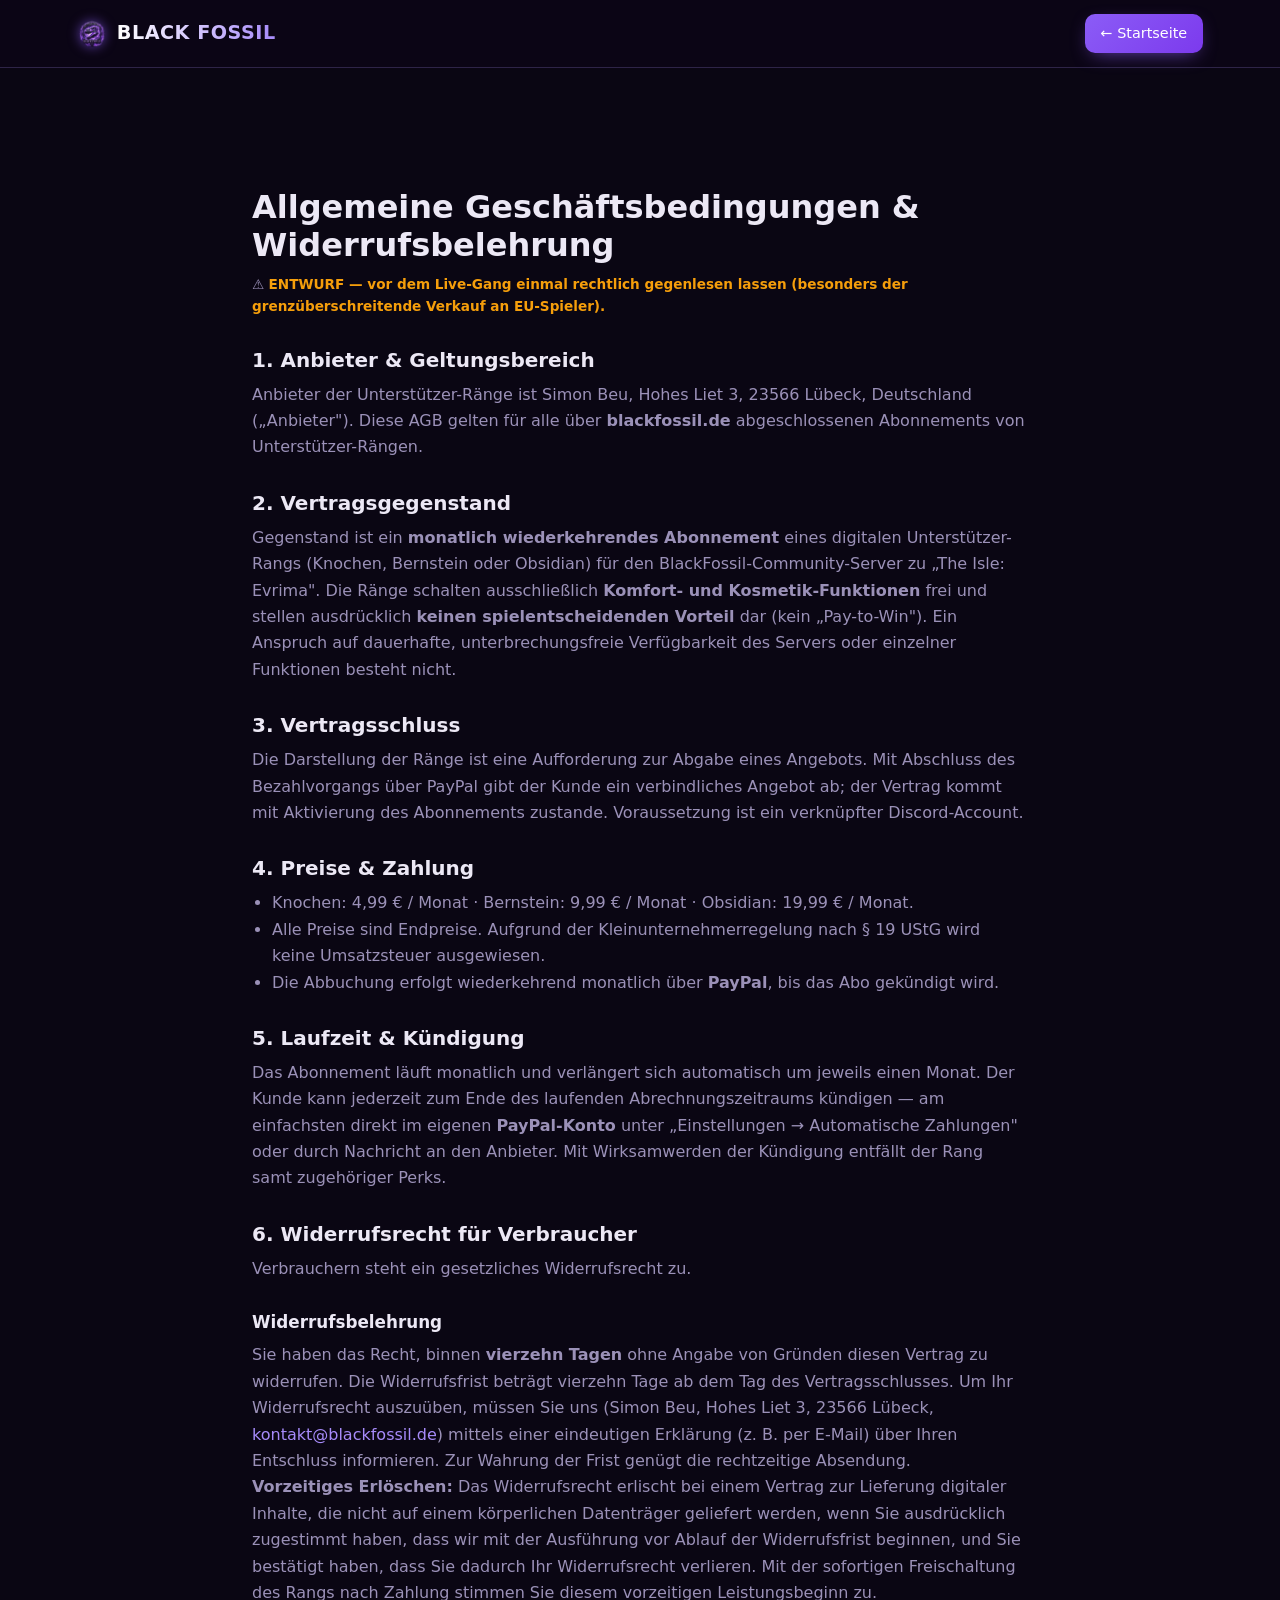
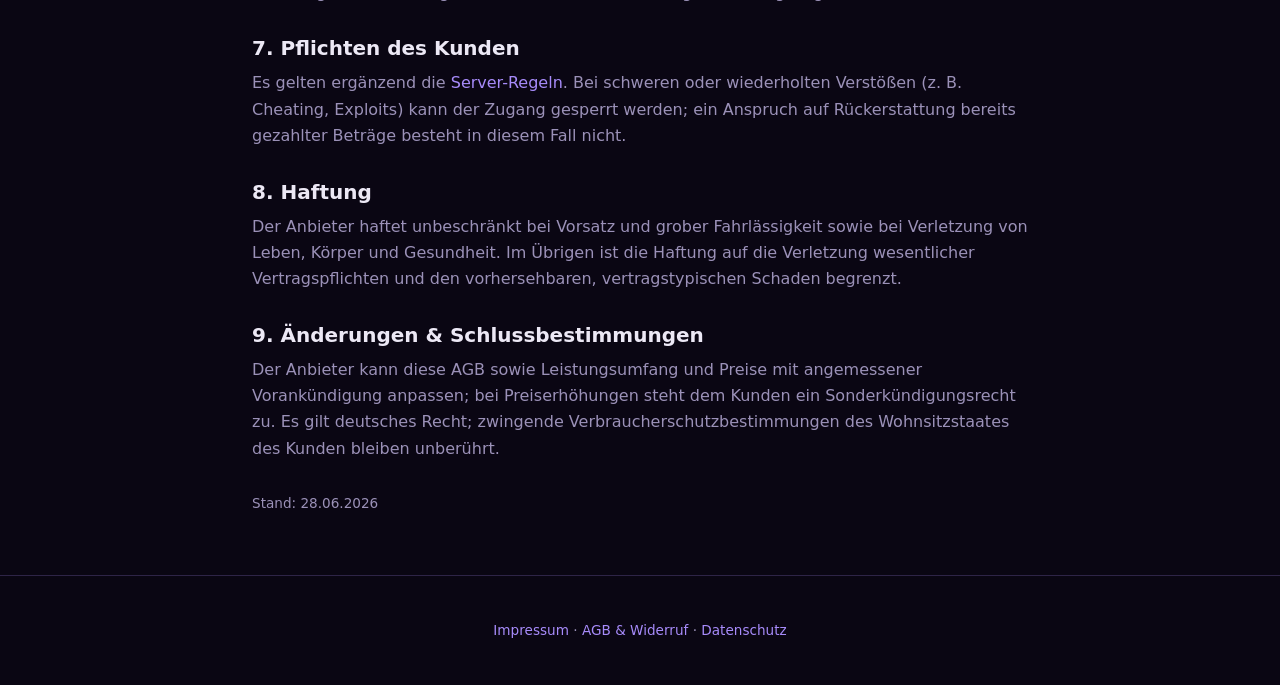
<file: agb.html>
<!doctype html>
<html lang="de">
<head>
  <meta charset="utf-8" />
  <meta name="viewport" content="width=device-width, initial-scale=1" />
  <title>AGB & Widerruf — BlackFossil</title>
  <meta name="robots" content="noindex" />
  <link rel="icon" type="image/png" href="assets/logo.png" />
  <link rel="stylesheet" href="assets/style.css" />
</head>
<body>
  <header id="nav">
    <a href="index.html" class="brand"><img src="assets/logo.png" alt="" class="brand-logo" /> <span>BLACK&nbsp;FOSSIL</span></a>
    <nav><a href="index.html" class="btn btn-sm">← Startseite</a></nav>
  </header>

  <main class="legal">
    <h1>Allgemeine Geschäftsbedingungen & Widerrufsbelehrung</h1>
    <p class="small">⚠️ <span class="ph">ENTWURF — vor dem Live-Gang einmal rechtlich gegenlesen lassen (besonders der grenzüberschreitende Verkauf an EU-Spieler).</span></p>

    <h2>1. Anbieter & Geltungsbereich</h2>
    <p>Anbieter der Unterstützer-Ränge ist Simon Beu, Hohes Liet 3, 23566 Lübeck, Deutschland („Anbieter"). Diese AGB gelten für alle über <strong>blackfossil.de</strong> abgeschlossenen Abonnements von Unterstützer-Rängen.</p>

    <h2>2. Vertragsgegenstand</h2>
    <p>Gegenstand ist ein <strong>monatlich wiederkehrendes Abonnement</strong> eines digitalen Unterstützer-Rangs (Knochen, Bernstein oder Obsidian) für den BlackFossil-Community-Server zu „The Isle: Evrima". Die Ränge schalten ausschließlich <strong>Komfort- und Kosmetik-Funktionen</strong> frei und stellen ausdrücklich <strong>keinen spielentscheidenden Vorteil</strong> dar (kein „Pay-to-Win"). Ein Anspruch auf dauerhafte, unterbrechungsfreie Verfügbarkeit des Servers oder einzelner Funktionen besteht nicht.</p>

    <h2>3. Vertragsschluss</h2>
    <p>Die Darstellung der Ränge ist eine Aufforderung zur Abgabe eines Angebots. Mit Abschluss des Bezahlvorgangs über PayPal gibt der Kunde ein verbindliches Angebot ab; der Vertrag kommt mit Aktivierung des Abonnements zustande. Voraussetzung ist ein verknüpfter Discord-Account.</p>

    <h2>4. Preise & Zahlung</h2>
    <ul>
      <li>Knochen: 4,99 € / Monat · Bernstein: 9,99 € / Monat · Obsidian: 19,99 € / Monat.</li>
      <li>Alle Preise sind Endpreise. Aufgrund der Kleinunternehmerregelung nach § 19 UStG wird keine Umsatzsteuer ausgewiesen.</li>
      <li>Die Abbuchung erfolgt wiederkehrend monatlich über <strong>PayPal</strong>, bis das Abo gekündigt wird.</li>
    </ul>

    <h2>5. Laufzeit & Kündigung</h2>
    <p>Das Abonnement läuft monatlich und verlängert sich automatisch um jeweils einen Monat. Der Kunde kann jederzeit zum Ende des laufenden Abrechnungszeitraums kündigen — am einfachsten direkt im eigenen <strong>PayPal-Konto</strong> unter „Einstellungen → Automatische Zahlungen" oder durch Nachricht an den Anbieter. Mit Wirksamwerden der Kündigung entfällt der Rang samt zugehöriger Perks.</p>

    <h2>6. Widerrufsrecht für Verbraucher</h2>
    <p>Verbrauchern steht ein gesetzliches Widerrufsrecht zu.</p>
    <h2 style="font-size:1.05rem">Widerrufsbelehrung</h2>
    <p>Sie haben das Recht, binnen <strong>vierzehn Tagen</strong> ohne Angabe von Gründen diesen Vertrag zu widerrufen. Die Widerrufsfrist beträgt vierzehn Tage ab dem Tag des Vertragsschlusses. Um Ihr Widerrufsrecht auszuüben, müssen Sie uns (Simon Beu, Hohes Liet 3, 23566 Lübeck, <a href="mailto:kontakt@blackfossil.de">kontakt@blackfossil.de</a>) mittels einer eindeutigen Erklärung (z. B. per E-Mail) über Ihren Entschluss informieren. Zur Wahrung der Frist genügt die rechtzeitige Absendung.</p>
    <p><strong>Vorzeitiges Erlöschen:</strong> Das Widerrufsrecht erlischt bei einem Vertrag zur Lieferung digitaler Inhalte, die nicht auf einem körperlichen Datenträger geliefert werden, wenn Sie ausdrücklich zugestimmt haben, dass wir mit der Ausführung vor Ablauf der Widerrufsfrist beginnen, und Sie bestätigt haben, dass Sie dadurch Ihr Widerrufsrecht verlieren. Mit der sofortigen Freischaltung des Rangs nach Zahlung stimmen Sie diesem vorzeitigen Leistungsbeginn zu.</p>

    <h2>7. Pflichten des Kunden</h2>
    <p>Es gelten ergänzend die <a href="index.html#rules">Server-Regeln</a>. Bei schweren oder wiederholten Verstößen (z. B. Cheating, Exploits) kann der Zugang gesperrt werden; ein Anspruch auf Rückerstattung bereits gezahlter Beträge besteht in diesem Fall nicht.</p>

    <h2>8. Haftung</h2>
    <p>Der Anbieter haftet unbeschränkt bei Vorsatz und grober Fahrlässigkeit sowie bei Verletzung von Leben, Körper und Gesundheit. Im Übrigen ist die Haftung auf die Verletzung wesentlicher Vertragspflichten und den vorhersehbaren, vertragstypischen Schaden begrenzt.</p>

    <h2>9. Änderungen & Schlussbestimmungen</h2>
    <p>Der Anbieter kann diese AGB sowie Leistungsumfang und Preise mit angemessener Vorankündigung anpassen; bei Preiserhöhungen steht dem Kunden ein Sonderkündigungsrecht zu. Es gilt deutsches Recht; zwingende Verbraucherschutzbestimmungen des Wohnsitzstaates des Kunden bleiben unberührt.</p>

    <p class="small" style="margin-top:30px">Stand: 28.06.2026</p>
  </main>

  <footer>
    <div class="foot-legal muted small">
      <a href="impressum.html">Impressum</a> · <a href="agb.html">AGB &amp; Widerruf</a> · <a href="datenschutz.html">Datenschutz</a>
    </div>
  </footer>
</body>
</html>
</file>
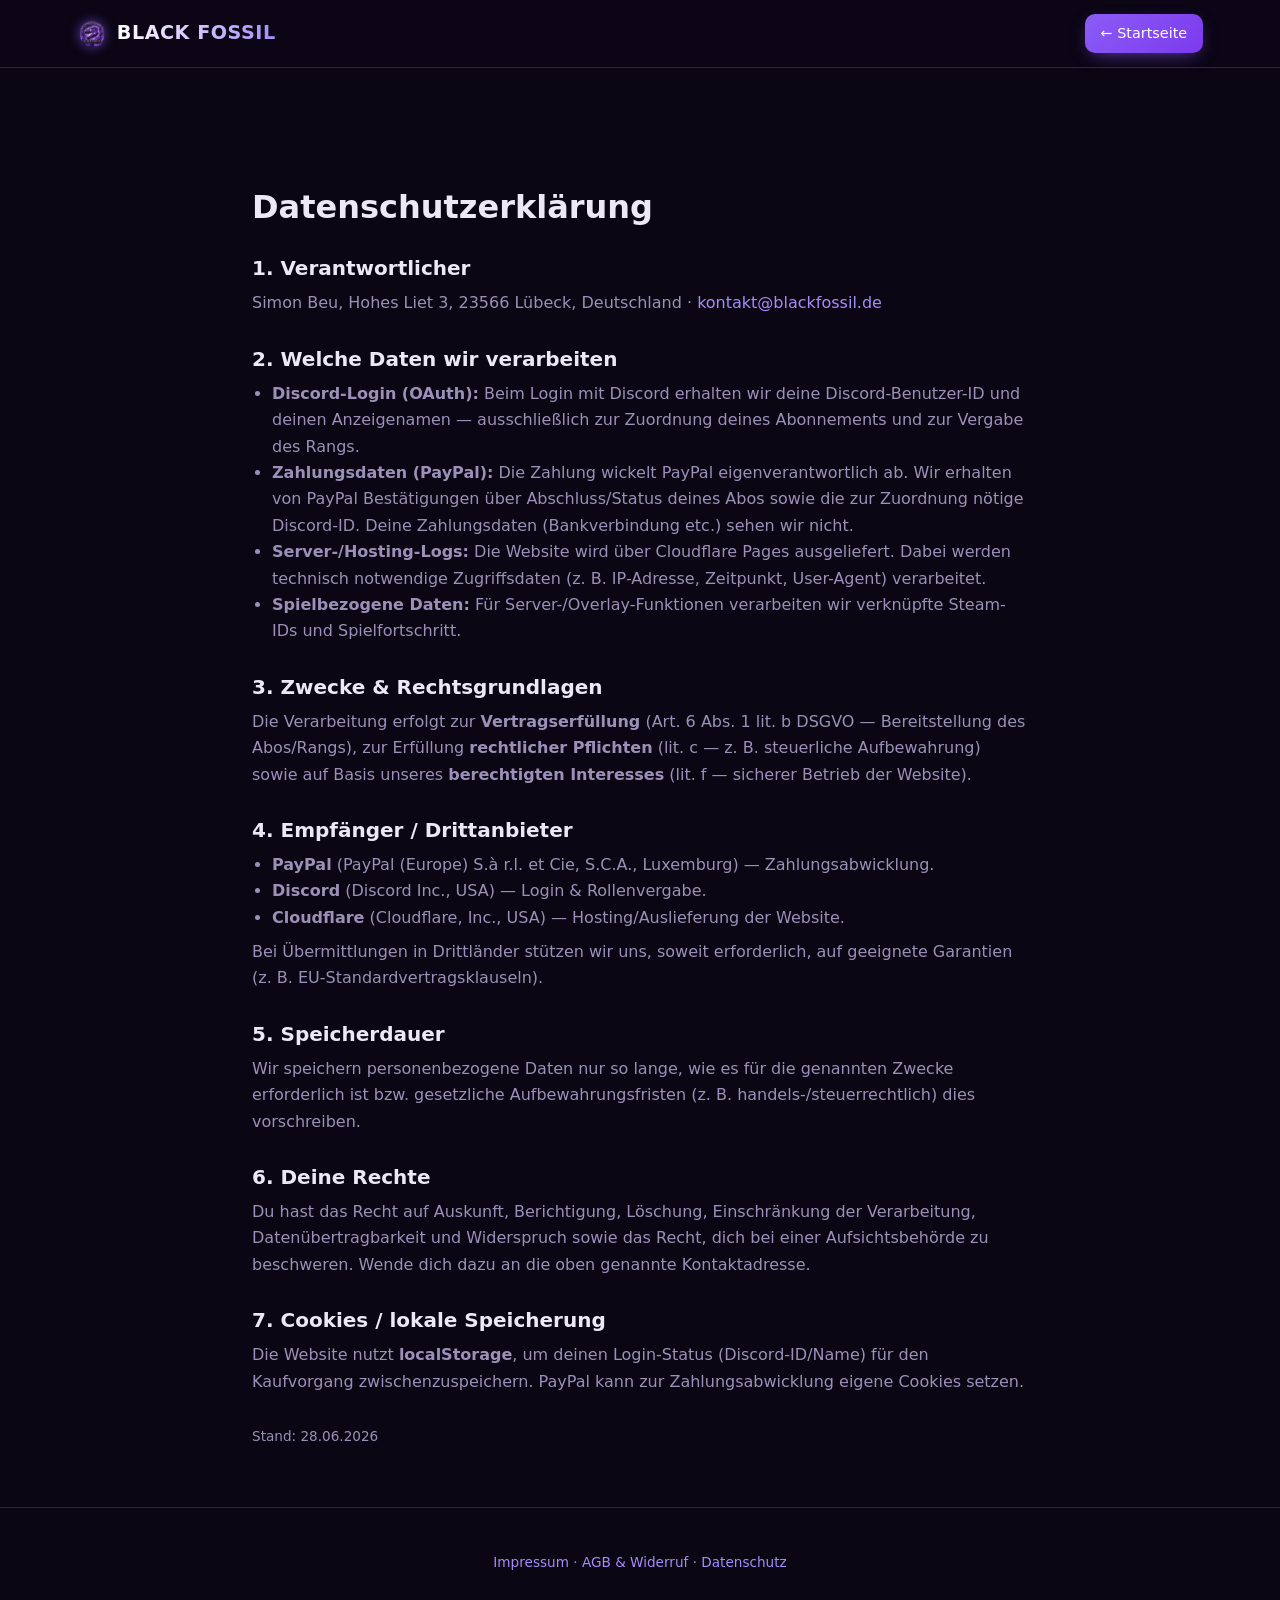
<file: datenschutz.html>
<!doctype html>
<html lang="de">
<head>
  <meta charset="utf-8" />
  <meta name="viewport" content="width=device-width, initial-scale=1" />
  <title>Datenschutz — BlackFossil</title>
  <meta name="robots" content="noindex" />
  <link rel="icon" type="image/png" href="assets/logo.png" />
  <link rel="stylesheet" href="assets/style.css" />
</head>
<body>
  <header id="nav">
    <a href="index.html" class="brand"><img src="assets/logo.png" alt="" class="brand-logo" /> <span>BLACK&nbsp;FOSSIL</span></a>
    <nav><a href="index.html" class="btn btn-sm">← Startseite</a></nav>
  </header>

  <main class="legal">
    <h1>Datenschutzerklärung</h1>

    <h2>1. Verantwortlicher</h2>
    <p>Simon Beu, Hohes Liet 3, 23566 Lübeck, Deutschland · <a href="mailto:kontakt@blackfossil.de">kontakt@blackfossil.de</a></p>

    <h2>2. Welche Daten wir verarbeiten</h2>
    <ul>
      <li><strong>Discord-Login (OAuth):</strong> Beim Login mit Discord erhalten wir deine Discord-Benutzer-ID und deinen Anzeigenamen — ausschließlich zur Zuordnung deines Abonnements und zur Vergabe des Rangs.</li>
      <li><strong>Zahlungsdaten (PayPal):</strong> Die Zahlung wickelt PayPal eigenverantwortlich ab. Wir erhalten von PayPal Bestätigungen über Abschluss/Status deines Abos sowie die zur Zuordnung nötige Discord-ID. Deine Zahlungsdaten (Bankverbindung etc.) sehen wir nicht.</li>
      <li><strong>Server-/Hosting-Logs:</strong> Die Website wird über Cloudflare Pages ausgeliefert. Dabei werden technisch notwendige Zugriffsdaten (z. B. IP-Adresse, Zeitpunkt, User-Agent) verarbeitet.</li>
      <li><strong>Spielbezogene Daten:</strong> Für Server-/Overlay-Funktionen verarbeiten wir verknüpfte Steam-IDs und Spielfortschritt.</li>
    </ul>

    <h2>3. Zwecke & Rechtsgrundlagen</h2>
    <p>Die Verarbeitung erfolgt zur <strong>Vertragserfüllung</strong> (Art. 6 Abs. 1 lit. b DSGVO — Bereitstellung des Abos/Rangs), zur Erfüllung <strong>rechtlicher Pflichten</strong> (lit. c — z. B. steuerliche Aufbewahrung) sowie auf Basis unseres <strong>berechtigten Interesses</strong> (lit. f — sicherer Betrieb der Website).</p>

    <h2>4. Empfänger / Drittanbieter</h2>
    <ul>
      <li><strong>PayPal</strong> (PayPal (Europe) S.à r.l. et Cie, S.C.A., Luxemburg) — Zahlungsabwicklung.</li>
      <li><strong>Discord</strong> (Discord Inc., USA) — Login & Rollenvergabe.</li>
      <li><strong>Cloudflare</strong> (Cloudflare, Inc., USA) — Hosting/Auslieferung der Website.</li>
    </ul>
    <p>Bei Übermittlungen in Drittländer stützen wir uns, soweit erforderlich, auf geeignete Garantien (z. B. EU-Standardvertragsklauseln).</p>

    <h2>5. Speicherdauer</h2>
    <p>Wir speichern personenbezogene Daten nur so lange, wie es für die genannten Zwecke erforderlich ist bzw. gesetzliche Aufbewahrungsfristen (z. B. handels-/steuerrechtlich) dies vorschreiben.</p>

    <h2>6. Deine Rechte</h2>
    <p>Du hast das Recht auf Auskunft, Berichtigung, Löschung, Einschränkung der Verarbeitung, Datenübertragbarkeit und Widerspruch sowie das Recht, dich bei einer Aufsichtsbehörde zu beschweren. Wende dich dazu an die oben genannte Kontaktadresse.</p>

    <h2>7. Cookies / lokale Speicherung</h2>
    <p>Die Website nutzt <strong>localStorage</strong>, um deinen Login-Status (Discord-ID/Name) für den Kaufvorgang zwischenzuspeichern. PayPal kann zur Zahlungsabwicklung eigene Cookies setzen.</p>

    <p class="small" style="margin-top:30px">Stand: 28.06.2026</p>
  </main>

  <footer>
    <div class="foot-legal muted small">
      <a href="impressum.html">Impressum</a> · <a href="agb.html">AGB &amp; Widerruf</a> · <a href="datenschutz.html">Datenschutz</a>
    </div>
  </footer>
</body>
</html>
</file>
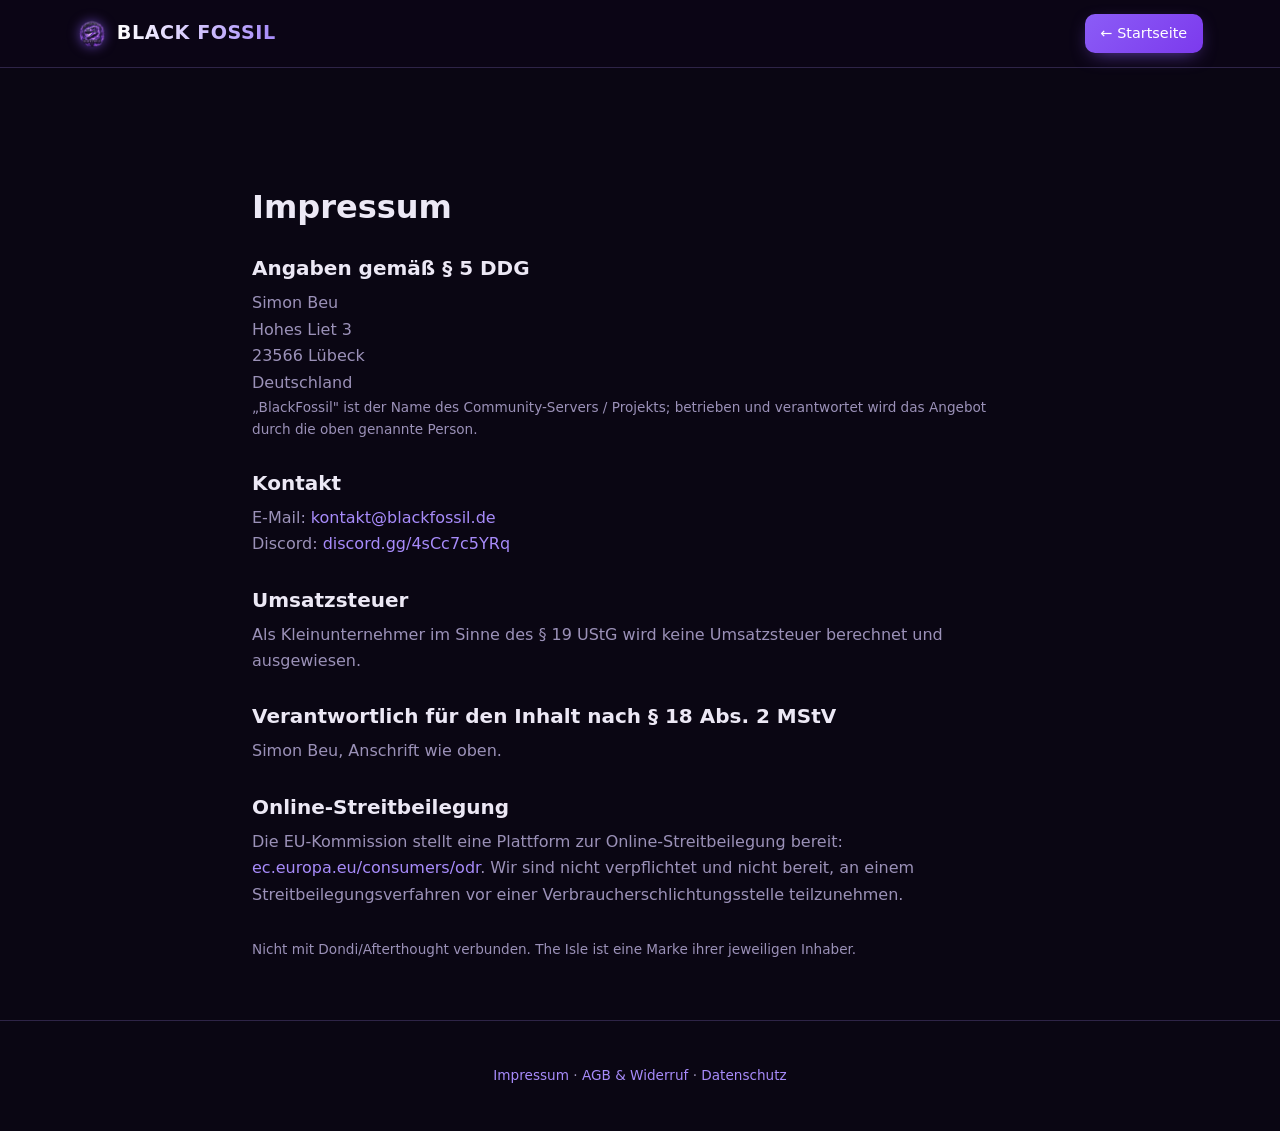
<file: impressum.html>
<!doctype html>
<html lang="de">
<head>
  <meta charset="utf-8" />
  <meta name="viewport" content="width=device-width, initial-scale=1" />
  <title>Impressum — BlackFossil</title>
  <meta name="robots" content="noindex" />
  <link rel="icon" type="image/png" href="assets/logo.png" />
  <link rel="stylesheet" href="assets/style.css" />
</head>
<body>
  <header id="nav">
    <a href="index.html" class="brand"><img src="assets/logo.png" alt="" class="brand-logo" /> <span>BLACK&nbsp;FOSSIL</span></a>
    <nav><a href="index.html" class="btn btn-sm">← Startseite</a></nav>
  </header>

  <main class="legal">
    <h1>Impressum</h1>

    <h2>Angaben gemäß § 5 DDG</h2>
    <p>
      Simon Beu<br />
      Hohes Liet 3<br />
      23566 Lübeck<br />
      Deutschland
    </p>
    <p class="small">„BlackFossil" ist der Name des Community-Servers / Projekts; betrieben und verantwortet wird das Angebot durch die oben genannte Person.</p>

    <h2>Kontakt</h2>
    <p>
      E-Mail: <a href="mailto:kontakt@blackfossil.de">kontakt@blackfossil.de</a><br />
      Discord: <a href="https://discord.gg/4sCc7c5YRq" target="_blank" rel="noopener">discord.gg/4sCc7c5YRq</a>
    </p>

    <h2>Umsatzsteuer</h2>
    <p>Als Kleinunternehmer im Sinne des § 19 UStG wird keine Umsatzsteuer berechnet und ausgewiesen.</p>

    <h2>Verantwortlich für den Inhalt nach § 18 Abs. 2 MStV</h2>
    <p>Simon Beu, Anschrift wie oben.</p>

    <h2>Online-Streitbeilegung</h2>
    <p>Die EU-Kommission stellt eine Plattform zur Online-Streitbeilegung bereit: <a href="https://ec.europa.eu/consumers/odr" target="_blank" rel="noopener">ec.europa.eu/consumers/odr</a>. Wir sind nicht verpflichtet und nicht bereit, an einem Streitbeilegungsverfahren vor einer Verbraucherschlichtungsstelle teilzunehmen.</p>

    <p class="small" style="margin-top:30px">Nicht mit Dondi/Afterthought verbunden. The Isle ist eine Marke ihrer jeweiligen Inhaber.</p>
  </main>

  <footer>
    <div class="foot-legal muted small">
      <a href="impressum.html">Impressum</a> · <a href="agb.html">AGB &amp; Widerruf</a> · <a href="datenschutz.html">Datenschutz</a>
    </div>
  </footer>
</body>
</html>
</file>
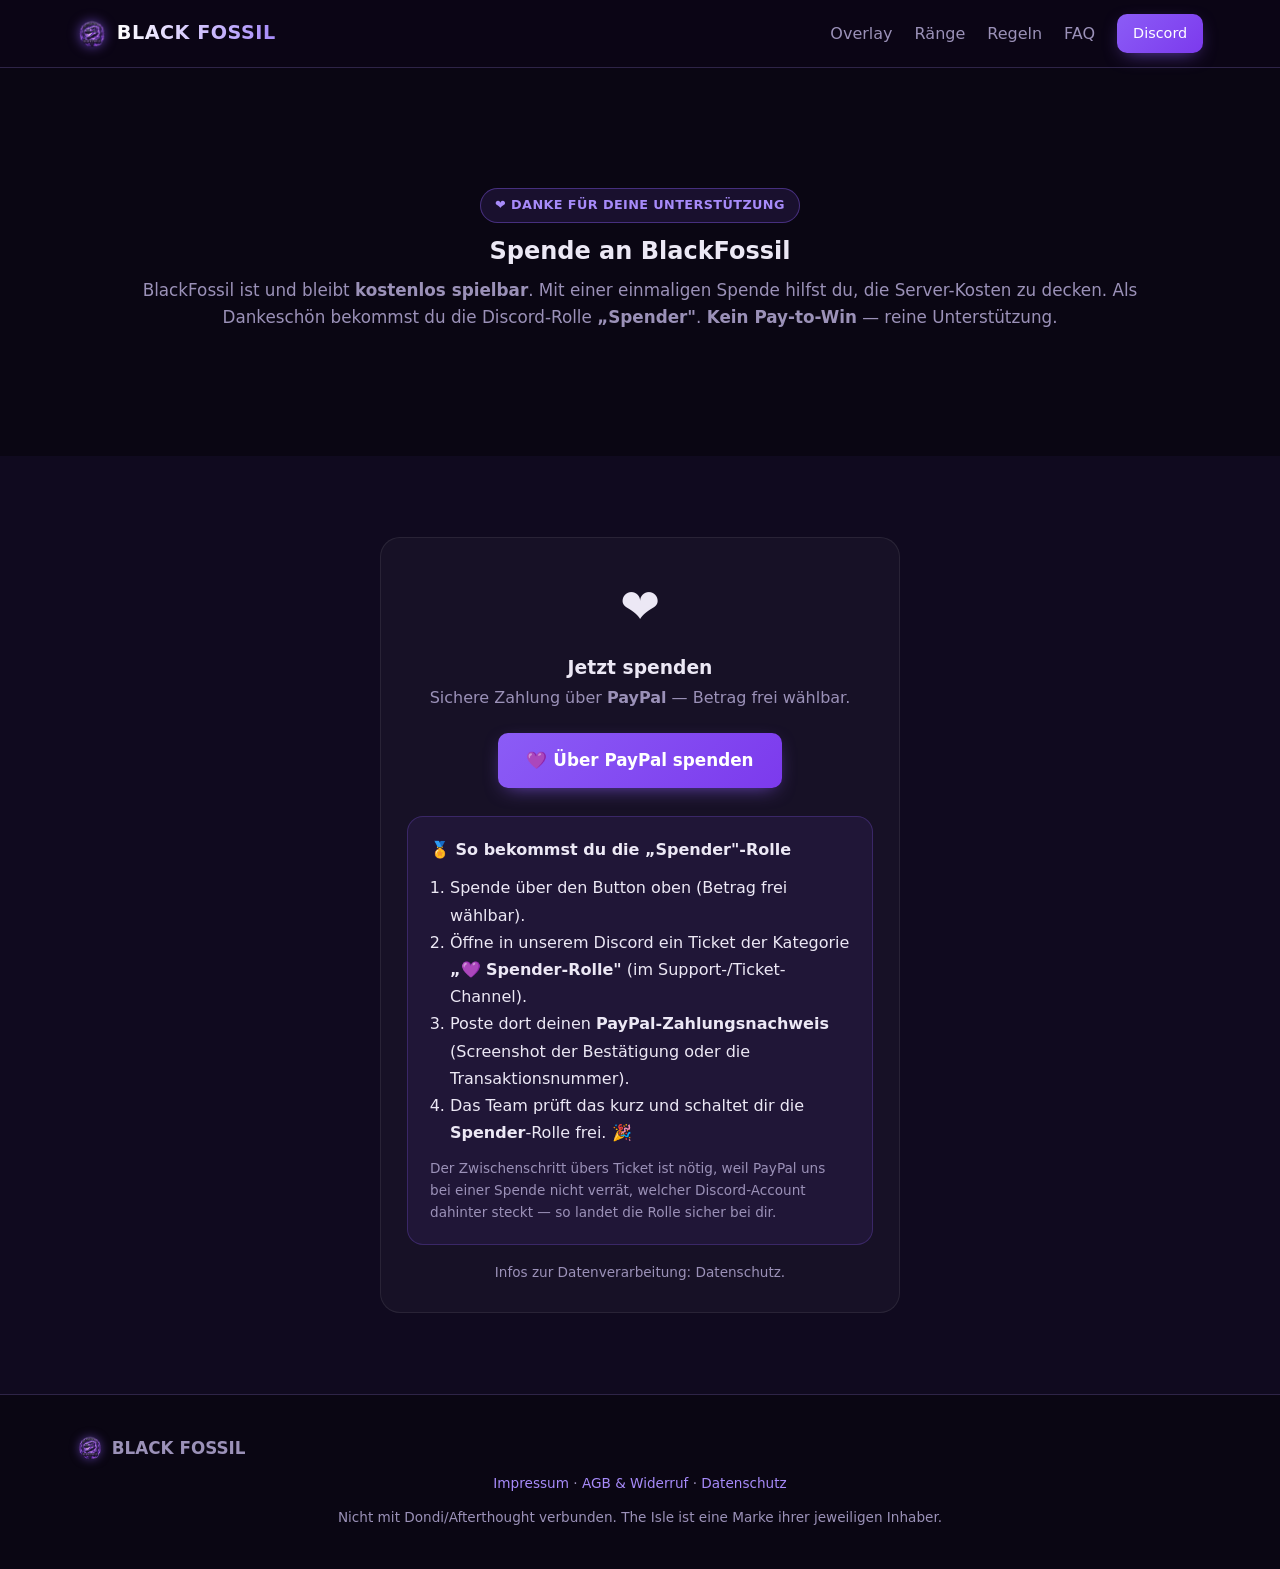
<file: spenden.html>
<!doctype html>
<html lang="de">
<head>
  <meta charset="utf-8" />
  <meta name="viewport" content="width=device-width, initial-scale=1" />
  <title>Spenden — BlackFossil</title>
  <meta name="description" content="Unterstütze den BlackFossil-Server mit einer einmaligen Spende — sicher über PayPal. Als Dankeschön erhältst du die Discord-Rolle „Spender"." />
  <link rel="icon" type="image/png" href="assets/logo.png" />
  <meta name="theme-color" content="#8b5cf6" />
  <link rel="stylesheet" href="assets/style.css" />
</head>
<body>
  <!-- Navigation -->
  <header id="nav">
    <a href="index.html" class="brand"><img src="assets/logo.png" alt="" class="brand-logo" /> <span>BLACK&nbsp;FOSSIL</span></a>
    <nav>
      <a href="index.html#overlay">Overlay</a>
      <a href="abo.html">Ränge</a>
      <a href="index.html#rules">Regeln</a>
      <a href="index.html#faq">FAQ</a>
      <a href="https://discord.gg/4sCc7c5YRq" class="btn btn-sm" target="_blank" rel="noopener">Discord</a>
    </nav>
  </header>

  <section class="section abo-head">
    <div class="section-head">
      <span class="kicker">❤️ Danke für deine Unterstützung</span>
      <h1>Spende an BlackFossil</h1>
      <p>BlackFossil ist und bleibt <strong>kostenlos spielbar</strong>. Mit einer einmaligen Spende hilfst du, die Server-Kosten zu decken. Als Dankeschön bekommst du die Discord-Rolle <strong>„Spender"</strong>. <strong>Kein Pay-to-Win</strong> — reine Unterstützung.</p>
    </div>
  </section>

  <section class="section alt">
    <div class="donate-card" style="max-width:520px;margin:0 auto;background:rgba(255,255,255,0.03);border:1px solid rgba(255,255,255,0.08);border-radius:20px;padding:30px 26px;text-align:center">
      <div class="ico big" style="font-size:48px">❤️</div>
      <h3 style="margin:10px 0 6px">Jetzt spenden</h3>
      <p class="muted" style="margin:0 0 22px">Sichere Zahlung über <strong>PayPal</strong> — Betrag frei wählbar.</p>

      <a href="https://www.paypal.com/ncp/payment/HGN488T2ZLATU" class="btn btn-lg" target="_blank" rel="noopener" style="display:inline-block">
        💜 Über PayPal spenden
      </a>

      <!-- So bekommst du die Spender-Rolle -->
      <div style="margin-top:28px;text-align:left;background:rgba(139,92,246,0.08);border:1px solid rgba(139,92,246,0.25);border-radius:16px;padding:20px 22px">
        <h4 style="margin:0 0 12px;display:flex;align-items:center;gap:8px">🏅 So bekommst du die „Spender"-Rolle</h4>
        <ol style="margin:0;padding-left:20px;line-height:1.7">
          <li>Spende über den Button oben (Betrag frei wählbar).</li>
          <li>Öffne in unserem <a href="https://discord.gg/4sCc7c5YRq" target="_blank" rel="noopener">Discord</a> ein Ticket der Kategorie <strong>„💜 Spender-Rolle"</strong> (im Support-/Ticket-Channel).</li>
          <li>Poste dort deinen <strong>PayPal-Zahlungsnachweis</strong> (Screenshot der Bestätigung oder die Transaktionsnummer).</li>
          <li>Das Team prüft das kurz und schaltet dir die <strong>Spender</strong>-Rolle frei. 🎉</li>
        </ol>
        <p class="muted small" style="margin:12px 0 0">Der Zwischenschritt übers Ticket ist nötig, weil PayPal uns bei einer Spende nicht verrät, welcher Discord-Account dahinter steckt — so landet die Rolle sicher bei dir.</p>
      </div>

      <p class="muted small" style="margin-top:18px;line-height:1.4">
        Infos zur Datenverarbeitung: <a href="datenschutz.html">Datenschutz</a>.
      </p>
    </div>
  </section>

  <footer>
    <div class="foot-brand"><img src="assets/logo.png" alt="" class="foot-logo" /> <strong>BLACK FOSSIL</strong></div>
    <div class="foot-legal muted small">
      <a href="impressum.html">Impressum</a> ·
      <a href="agb.html">AGB &amp; Widerruf</a> ·
      <a href="datenschutz.html">Datenschutz</a>
    </div>
    <div class="muted small">Nicht mit Dondi/Afterthought verbunden. The Isle ist eine Marke ihrer jeweiligen Inhaber.</div>
  </footer>
</body>
</html>
</file>
<file: assets/style.css>
:root {
  --bg: #0a0613; --bg2: #100a1f; --card: #181030; --border: #2e2447;
  --accent: #8b5cf6; --accent2: #a78bfa; --accent-d: #7c3aed; --accent-rgb: 139,92,246;
  --text: #ece8f5; --muted: #9b91b8;
  --on: #22c55e; --off: #ef4444; --warn: #f59e0b; --gold: #fbbf24;
}
* { box-sizing: border-box; margin: 0; padding: 0; }
html { scroll-behavior: smooth; }
body { font-family: 'Inter', system-ui, -apple-system, sans-serif; background: var(--bg); color: var(--text); line-height: 1.6; overflow-x: hidden; }
a { color: inherit; text-decoration: none; }
h1, h2, h3 { line-height: 1.2; }
.grad { background: linear-gradient(90deg, var(--accent), var(--accent2)); -webkit-background-clip: text; background-clip: text; color: transparent; }
.muted { color: var(--muted); } .small { font-size: 0.85rem; } .center { text-align: center; }

/* Buttons */
.btn { display: inline-block; background: var(--accent); color: #fff; padding: 12px 22px; border-radius: 10px; font-weight: 600; border: 0; cursor: pointer; transition: transform .12s, background .12s; }
.btn:hover { transform: translateY(-2px); background: var(--accent2); }
.btn-lg { padding: 14px 28px; font-size: 1.05rem; }
.btn-sm { padding: 8px 16px; font-size: .9rem; }
.btn-ghost { background: transparent; border: 1px solid var(--border); }
.btn-ghost:hover { background: rgba(139,92,246,.12); }
.btn:disabled { opacity: .5; cursor: not-allowed; transform: none; }

/* Nav */
#nav { position: sticky; top: 0; z-index: 50; display: flex; align-items: center; justify-content: space-between;
  padding: 14px 6vw; background: rgba(12,7,23,.85); backdrop-filter: blur(12px); border-bottom: 1px solid var(--border); }
.brand { font-weight: 800; font-size: 1.2rem; }
#nav nav { display: flex; align-items: center; gap: 22px; }
#nav nav a { color: var(--muted); font-weight: 500; transition: color .12s; }
#nav nav a:hover { color: var(--text); }
#nav nav a.btn { color: #fff; }

/* Hero */
.hero { position: relative; padding: 12vh 6vw 10vh; text-align: center;
  background: radial-gradient(1000px 500px at 50% -10%, rgba(139,92,246,.22), transparent 60%), var(--bg); }
.hero-inner { max-width: 820px; margin: 0 auto; }
.badge { display: inline-block; background: rgba(245,158,11,.15); color: var(--gold); border: 1px solid rgba(245,158,11,.4); padding: 6px 14px; border-radius: 999px; font-size: .85rem; font-weight: 600; margin-bottom: 22px; }
.hero h1 { font-size: clamp(2.2rem, 6vw, 4rem); font-weight: 800; }
.lead { font-size: clamp(1rem, 2.2vw, 1.25rem); color: var(--muted); margin: 22px auto 30px; max-width: 680px; }
.hero-cta { display: flex; gap: 14px; justify-content: center; flex-wrap: wrap; }
.status { margin-top: 34px; display: inline-flex; align-items: center; gap: 10px; background: var(--card); border: 1px solid var(--border); border-radius: 999px; padding: 10px 20px; font-size: .95rem; }
.dot { width: 10px; height: 10px; border-radius: 50%; background: var(--muted); }
.dot.on { background: var(--on); box-shadow: 0 0 10px var(--on); } .dot.off { background: var(--off); }

/* Sections */
.section { padding: 9vh 6vw; max-width: 1180px; margin: 0 auto; }
.section.alt { background: var(--bg2); max-width: none; }
.section.alt > * { max-width: 1180px; margin-left: auto; margin-right: auto; }
.section-head { text-align: center; margin-bottom: 44px; }
.section-head h2 { font-size: clamp(1.6rem, 4vw, 2.4rem); font-weight: 800; }
.section-head p { color: var(--muted); margin-top: 12px; font-size: 1.05rem; }

/* Grid / Cards */
.grid { display: grid; grid-template-columns: repeat(auto-fit, minmax(230px, 1fr)); gap: 18px; }
.card { background: var(--card); border: 1px solid var(--border); border-radius: 16px; padding: 26px; transition: transform .15s, border-color .15s; }
.card:hover { transform: translateY(-4px); border-color: var(--accent); }
.ico { font-size: 2rem; margin-bottom: 12px; } .ico.big { font-size: 3rem; }
.card h3 { margin-bottom: 8px; }
.card p { color: var(--muted); }
.features .card { text-align: center; }
.center { margin-top: 34px; }
.notice { display: flex; gap: 14px; align-items: flex-start; max-width: 760px; margin: 28px auto 0;
  background: rgba(139,92,246,0.08); border: 1px solid var(--border); border-left: 3px solid var(--accent);
  border-radius: 12px; padding: 16px 20px; }
.notice .ico { font-size: 1.4rem; margin: 0; line-height: 1.4; }
.notice p { color: var(--muted); margin: 0; }
.notice strong { color: var(--text); }

/* Tiers */
.tiers { grid-template-columns: repeat(auto-fit, minmax(220px, 1fr)); align-items: stretch; }
.tier { position: relative; background: var(--card); border: 1px solid var(--border); border-radius: 16px; padding: 26px; display: flex; flex-direction: column; }
.tier.highlight { border-color: var(--accent); box-shadow: 0 0 0 1px var(--accent), 0 18px 40px -20px var(--accent); }
.ribbon { position: absolute; top: -12px; left: 50%; transform: translateX(-50%); background: var(--accent); color: #fff; font-size: .75rem; font-weight: 700; padding: 4px 14px; border-radius: 999px; }
.tier h3 { font-size: 1.25rem; }
.price { font-size: 1.6rem; font-weight: 800; margin: 10px 0 16px; }
.price span { font-size: .9rem; font-weight: 500; color: var(--muted); }
.tier ul { list-style: none; display: flex; flex-direction: column; gap: 8px; }
.tier li { color: var(--muted); padding-left: 22px; position: relative; }
.tier li::before { content: '✓'; position: absolute; left: 0; color: var(--accent2); font-weight: 700; }
.founder { display: inline-block; margin-top: 26px; background: linear-gradient(90deg, rgba(96,165,250,.18), rgba(139,92,246,.18)); border: 1px solid #60a5fa; border-radius: 14px; padding: 16px 26px; font-size: 1.05rem; }

/* Rules + FAQ accordion */
.rules, .faq { max-width: 820px; margin: 0 auto; display: flex; flex-direction: column; gap: 12px; }
.acc { background: var(--card); border: 1px solid var(--border); border-radius: 12px; overflow: hidden; }
.acc summary { cursor: pointer; padding: 18px 22px; font-weight: 600; list-style: none; display: flex; justify-content: space-between; align-items: center; }
.acc summary::-webkit-details-marker { display: none; }
.acc summary::after { content: '+'; color: var(--accent2); font-size: 1.4rem; transition: transform .2s; }
.acc[open] summary::after { transform: rotate(45deg); }
.acc .body { padding: 0 22px 20px; color: var(--muted); }
.acc .body p { margin-bottom: 8px; }
.acc .body ul { padding-left: 20px; display: flex; flex-direction: column; gap: 6px; margin-bottom: 10px; }
.acc .body strong { color: var(--text); }
.r-sub { color: var(--accent2) !important; font-weight: 700; margin-top: 14px !important; }

/* Download */
.dl-card { display: inline-block; background: var(--card); border: 1px solid var(--border); border-radius: 18px; padding: 40px; text-align: center; max-width: 420px; }
.dl-card h3 { margin-bottom: 10px; } .dl-card p { margin-bottom: 22px; }

/* CTA + Footer */
.cta { text-align: center; background: radial-gradient(800px 400px at 50% 120%, rgba(139,92,246,.22), transparent 60%); }
.cta h2 { font-size: clamp(1.8rem, 4vw, 2.6rem); font-weight: 800; }
.cta p { color: var(--muted); margin: 14px auto 28px; max-width: 560px; }
footer { text-align: center; padding: 40px 6vw; border-top: 1px solid var(--border); color: var(--muted); display: flex; flex-direction: column; gap: 8px; }

@media (max-width: 640px) {
  #nav nav { gap: 12px; } #nav nav a:not(.btn) { display: none; }
}

/* ═══════════ Overhaul: Logo, Lightning-Glow, Politur ═══════════ */
/* Buttons → Verlauf + Theme-Glow */
.btn { background: linear-gradient(135deg, var(--accent), var(--accent-d));
  box-shadow: 0 6px 20px -8px rgba(var(--accent-rgb),0.8); }
.btn:hover { background: linear-gradient(135deg, var(--accent2), var(--accent));
  box-shadow: 0 10px 26px -8px rgba(var(--accent-rgb),0.9); }
.btn-ghost { background: transparent; box-shadow: none; }
.btn-ghost:hover { background: rgba(var(--accent-rgb),.12); box-shadow: none; }

/* Brand + Logo */
.brand { display: inline-flex; align-items: center; gap: 10px; letter-spacing: .5px; }
.brand-logo { width: 30px; height: 30px; object-fit: contain;
  filter: drop-shadow(0 0 6px rgba(var(--accent-rgb),0.6)); }
.brand span { background: linear-gradient(90deg, #fff, var(--accent2));
  -webkit-background-clip: text; background-clip: text; color: transparent; }

/* Hero: Logo groß mit Schweben + Glow, animierter Hintergrund-Glow */
.hero { overflow: hidden; }
.hero-glow { position: absolute; inset: -20% 0 auto 0; height: 70%; pointer-events: none; z-index: 0;
  background: radial-gradient(60% 60% at 50% 0%, rgba(var(--accent-rgb),0.28), transparent 70%);
  animation: heroPulse 6s ease-in-out infinite; }
@keyframes heroPulse { 0%,100% { opacity: .65; } 50% { opacity: 1; } }
.hero-inner { position: relative; z-index: 1; }
.hero-logo { width: clamp(150px, 26vw, 240px); height: auto; margin: 0 auto 14px; display: block;
  filter: drop-shadow(0 8px 26px rgba(0,0,0,0.6)) drop-shadow(0 0 26px rgba(var(--accent-rgb),0.5));
  animation: logoFloat 5s ease-in-out infinite; }
@keyframes logoFloat { 0%,100% { transform: translateY(0); } 50% { transform: translateY(-10px); } }
.badge { background: rgba(var(--accent-rgb),.14); color: var(--accent2); border-color: rgba(var(--accent-rgb),.4); }

/* Cards: Theme-Glow beim Hover */
.card:hover { border-color: rgba(var(--accent-rgb),0.7);
  box-shadow: 0 16px 40px -22px rgba(var(--accent-rgb),0.9), 0 0 0 1px rgba(var(--accent-rgb),0.25); }
.section-head h2 { background: linear-gradient(90deg, #fff, var(--accent2));
  -webkit-background-clip: text; background-clip: text; color: transparent; }

/* Accordion-Politur */
.acc { transition: border-color .15s; }
.acc[open] { border-color: rgba(var(--accent-rgb),0.55); box-shadow: 0 0 0 1px rgba(var(--accent-rgb),0.18); }
.acc summary:hover { color: var(--accent2); }

/* Download-Card + CTA Glow */
.dl-card { box-shadow: 0 24px 60px -30px rgba(var(--accent-rgb),0.8); }

/* Footer-Branding */
.foot-brand { display: inline-flex; align-items: center; gap: 9px; font-size: 1.05rem; }
.foot-logo { width: 26px; height: 26px; object-fit: contain;
  filter: drop-shadow(0 0 5px rgba(var(--accent-rgb),0.5)); }

/* ═══════════ Beta-Bereich (überarbeitet) ═══════════ */
.kicker { display: inline-block; margin-bottom: 14px; padding: 6px 14px; border-radius: 999px;
  font-size: .8rem; font-weight: 700; letter-spacing: .4px; text-transform: uppercase;
  color: var(--accent2); background: rgba(var(--accent-rgb),.12); border: 1px solid rgba(var(--accent-rgb),.4); }

.beta-perks { display: grid; grid-template-columns: repeat(auto-fit, minmax(240px, 1fr)); gap: 18px; max-width: 1000px; margin: 0 auto; }
.perk { position: relative; background: linear-gradient(180deg, rgba(var(--accent-rgb),0.07), rgba(255,255,255,0.015));
  border: 1px solid var(--border); border-radius: 18px; padding: 28px 24px; text-align: left;
  transition: transform .15s, border-color .15s, box-shadow .15s; }
.perk:hover { transform: translateY(-4px); border-color: rgba(var(--accent-rgb),0.7);
  box-shadow: 0 20px 46px -24px rgba(var(--accent-rgb),0.9); }
.perk-ico { width: 52px; height: 52px; display: flex; align-items: center; justify-content: center;
  font-size: 1.6rem; border-radius: 14px; margin-bottom: 16px;
  background: linear-gradient(135deg, rgba(var(--accent-rgb),0.3), rgba(var(--accent-rgb),0.08));
  border: 1px solid rgba(var(--accent-rgb),0.45); box-shadow: inset 0 0 14px rgba(var(--accent-rgb),0.25); }
.perk h3 { margin-bottom: 8px; } .perk p { color: var(--muted); }

/* CTA-Panel */
.beta-cta { position: relative; overflow: hidden; max-width: 720px; margin: 40px auto 0; text-align: center;
  background: linear-gradient(180deg, rgba(var(--accent-rgb),0.10), rgba(24,16,48,0.6));
  border: 1px solid rgba(var(--accent-rgb),0.45); border-radius: 22px; padding: 38px 30px;
  box-shadow: 0 30px 70px -40px rgba(var(--accent-rgb),0.9); }
.beta-cta-glow { position: absolute; inset: -40% 0 auto 0; height: 80%; pointer-events: none; z-index: 0;
  background: radial-gradient(50% 60% at 50% 0%, rgba(var(--accent-rgb),0.30), transparent 70%);
  animation: heroPulse 6s ease-in-out infinite; }
.beta-cta > * { position: relative; z-index: 1; }
.beta-slots { display: flex; align-items: center; justify-content: center; gap: 16px; margin-bottom: 22px; }
.slots-num { font-size: clamp(3rem, 9vw, 4.6rem); font-weight: 900; line-height: 1; }
.slots-label { text-align: left; color: var(--muted); font-size: .98rem; line-height: 1.35; }
.slots-label strong { color: var(--accent2); }
.beta-cta .btn { font-size: 1.1rem; }
.beta-note { display: flex; gap: 12px; align-items: flex-start; text-align: left; margin-top: 22px;
  background: rgba(0,0,0,0.25); border: 1px solid var(--border); border-left: 3px solid var(--accent);
  border-radius: 12px; padding: 14px 18px; }
.beta-note p { color: var(--muted); margin: 0; font-size: .92rem; }
.beta-note strong { color: var(--text); }
.beta-note-ico { font-size: 1.2rem; line-height: 1.4; }

/* ═══════════ Lightning-Bolts im Hero (wie im Overlay) ═══════════ */
.hero-bolts { position: absolute; inset: 0; width: 100%; height: 100%; z-index: 0; pointer-events: none; }
.hero-bolts .bolt { fill: none; stroke: rgba(var(--accent-rgb),0.85); stroke-width: 2.4;
  stroke-linejoin: round; stroke-linecap: round; vector-effect: non-scaling-stroke; opacity: 0;
  filter: url(#bf-lightning) drop-shadow(0 0 7px rgba(var(--accent-rgb),0.95)); }
.bolt.b1  { animation: boltA 7s ease-out infinite; }
.bolt.b1b { animation: boltA 7s ease-out infinite .04s; }
.bolt.b2  { animation: boltB 9s ease-out infinite; }
.bolt.b2b { animation: boltB 9s ease-out infinite .05s; }
.bolt.b3  { animation: boltC 11s ease-out infinite; }
@keyframes boltA { 0%,100%{opacity:0} 3%{opacity:.95} 5%{opacity:.2} 7%{opacity:.85} 10%{opacity:0} }
@keyframes boltB { 0%,39%,100%{opacity:0} 42%{opacity:.9} 44%{opacity:.25} 47%{opacity:.8} 51%{opacity:0} }
@keyframes boltC { 0%,69%,100%{opacity:0} 72%{opacity:.7} 74%{opacity:.15} 77%{opacity:.6} 80%{opacity:0} }

/* ═══════════ Banner-CTA (cinematischer Abschluss) ═══════════ */
.cta-banner { position: relative; overflow: hidden; padding: 16vh 6vw; border-top: 1px solid var(--border);
  background: var(--bg); }
.cta-banner::before { content: ''; position: absolute; inset: 0; z-index: 0;
  background: url('banner.png') center/cover no-repeat; }
.cta-banner::after { content: ''; position: absolute; inset: 0; z-index: 1; pointer-events: none;
  background:
    radial-gradient(70% 90% at 50% 50%, rgba(10,6,19,0.45), rgba(10,6,19,0.86) 80%),
    linear-gradient(180deg, var(--bg), transparent 22%, transparent 78%, var(--bg)); }
.cta-banner .cta-inner { position: relative; z-index: 2; max-width: 680px; margin: 0 auto; }
.cta-banner h2 { text-shadow: 0 2px 24px rgba(0,0,0,0.7), 0 0 30px rgba(var(--accent-rgb),0.35); }
.cta-banner p { color: #cfc7e6; }

@media (prefers-reduced-motion: reduce) {
  .hero-glow, .hero-logo, .beta-cta-glow, .hero-bolts .bolt { animation: none; }
  .hero-bolts { display: none; }
}

/* ── Ränge / Tiers ─────────────────────────────────────────────────────── */
.tiers { display: grid; grid-template-columns: repeat(3, 1fr); gap: 22px; max-width: 1000px; margin: 0 auto; }
.tier { position: relative; background: linear-gradient(180deg, rgba(var(--accent-rgb),0.06), rgba(255,255,255,0.015));
  border: 1px solid var(--border); border-radius: 18px; padding: 30px 26px; text-align: center;
  transition: transform .15s, border-color .15s; display: flex; flex-direction: column; }
.tier:hover { transform: translateY(-4px); border-color: rgba(var(--accent-rgb),0.7); }
.tier-feat { border-color: var(--accent); box-shadow: 0 0 0 1px var(--accent), 0 18px 50px -20px rgba(var(--accent-rgb),0.7); }
.tier-tag { position: absolute; top: -12px; left: 50%; transform: translateX(-50%);
  background: linear-gradient(135deg, var(--accent), var(--accent-d)); color: #fff;
  font-size: .72rem; font-weight: 700; letter-spacing: .06em; text-transform: uppercase;
  padding: 5px 14px; border-radius: 999px; }
.tier-ico { font-size: 2.4rem; line-height: 1; margin-bottom: 10px; }
.tier h3 { margin-bottom: 6px; font-size: 1.3rem; }
.tier-price { margin-bottom: 14px; }
.tier-price .grad { font-size: 2rem; font-weight: 800; }
.tier-price .per { color: var(--muted); font-size: .9rem; margin-left: 4px; }
.tier-perks { list-style: none; padding: 0; margin: 0 0 22px; text-align: left; }
.tier-perks li { color: var(--muted); padding: 7px 0 7px 26px; position: relative; font-size: .95rem; border-top: 1px solid var(--border); }
.tier-perks li:first-child { border-top: 0; }
.tier-perks li::before { content: "⚡"; position: absolute; left: 0; color: var(--accent2); }
/* Emoji-Liste (volle Perk-Aufzählung): Emoji ist der Bullet, kein ⚡ davor */
.tier-perks.perk-emoji li { padding-left: 0; }
.tier-perks.perk-emoji li::before { content: none; }
.tier-sub { color: var(--muted); font-size: .9rem; margin: -2px 0 12px; min-height: 2.4em; }
.free-note { max-width: 1000px; margin: 22px auto 0; text-align: center; line-height: 1.6;
  background: var(--card); border: 1px solid var(--border); border-radius: 14px; padding: 16px 20px; color: var(--muted); }
.free-note strong { color: var(--text); }
.pp-btn { margin-top: auto; min-height: 46px; }

/* ── Abo-Seite: Login + Status ─────────────────────────────────────────── */
.abo-head { padding-top: 120px; }
.login-box, .user-box { max-width: 520px; margin: 8px auto 0; text-align: center; }
.login-box p { color: var(--muted); margin-bottom: 14px; }
.user-box { display: flex; align-items: center; justify-content: center; gap: 14px; flex-wrap: wrap;
  background: rgba(var(--accent-rgb),0.08); border: 1px solid var(--border); border-radius: 12px; padding: 12px 18px; }
.rank-pill { color: var(--accent2); font-weight: 700; }
.presale-note { max-width: 640px; margin: 18px auto 0; text-align: center; line-height: 1.55;
  background: rgba(var(--accent-rgb),0.10); border: 1px solid var(--accent2); border-radius: 12px;
  padding: 13px 18px; color: var(--text); font-size: .95rem; }

/* ── Footer-Rechtslinks ────────────────────────────────────────────────── */
.foot-legal { margin: 4px 0; }
.foot-legal a { color: var(--accent2); }
.foot-legal a:hover { color: var(--accent); }

/* ── Danke-Overlay ─────────────────────────────────────────────────────── */
/* z-index extrem hoch: muss ÜBER den PayPal-Buttons/-iFrames liegen, sonst schieben
   die sich vor das Popup und der Schließen-Button ist nicht klickbar. */
.thanks { position: fixed; inset: 0; background: rgba(5,3,12,.85); backdrop-filter: blur(4px);
  display: flex; align-items: center; justify-content: center; z-index: 2147483000; padding: 20px; }
.thanks-card { position: relative; background: var(--card); border: 1px solid var(--accent); border-radius: 18px;
  padding: 40px 34px; max-width: 460px; text-align: center; box-shadow: 0 0 60px -15px rgba(var(--accent-rgb),0.8); }
.thanks-ico { font-size: 3rem; margin-bottom: 12px; }
.thanks-card p { color: var(--muted); margin: 12px 0 24px; line-height: 1.5; }
.thanks-x { position: absolute; top: 12px; right: 16px; background: none; border: 0; color: var(--muted);
  font-size: 1.6rem; line-height: 1; cursor: pointer; padding: 4px 8px; border-radius: 8px; }
.thanks-x:hover { color: var(--text); background: rgba(255,255,255,.08); }

/* ── Rang-Icons (Edelstein-SVGs) ───────────────────────────────────────── */
.tier-gem { width: 56px; height: 56px; display: block; margin: 0 auto 10px;
  filter: drop-shadow(0 6px 14px rgba(0,0,0,.45)); }

/* ── Abo-Karten: aktueller Rang / Upgrade / enthalten ──────────────────── */
.tier.is-current { border-color: var(--accent2); box-shadow: 0 0 0 1px var(--accent2), 0 18px 50px -20px rgba(var(--accent-rgb),0.7); }
.tier-foot { margin-top: auto; }
.tier-current, .tier-included { border-radius: 999px; padding: 13px 16px;
  font-weight: 700; text-align: center; font-size: .95rem; }
.tier-current { background: rgba(var(--accent-rgb),.16); color: var(--text); border: 1px solid var(--accent2); }
.tier-included { background: var(--bg2); color: var(--muted); border: 1px dashed var(--border); }
.tier-upgrade-tag { display: inline-block; margin-bottom: 10px; font-size: .8rem; font-weight: 700;
  letter-spacing: .04em; text-transform: uppercase; color: var(--accent2);
  background: rgba(var(--accent-rgb),.12); border: 1px solid var(--accent2); border-radius: 999px; padding: 4px 12px; }

/* ── „Mehr Infos zu den Rängen" — Detail-Tabelle ──────────────────────── */
.rank-more { text-align: center; margin-top: 26px; }
.rank-details { max-width: 1000px; margin: 22px auto 0; overflow-x: auto; }
.rank-table { width: 100%; border-collapse: collapse; min-width: 640px;
  background: var(--card); border: 1px solid var(--border); border-radius: 14px; overflow: hidden; }
.rank-table th, .rank-table td { padding: 12px 14px; text-align: left; border-top: 1px solid var(--border); font-size: .95rem; }
.rank-table thead th { background: rgba(var(--accent-rgb),.08); color: var(--text); font-weight: 700;
  border-top: 0; text-align: center; }
.rank-table thead th:first-child { text-align: left; }
.rank-table td { color: var(--muted); }
.rank-table td.feat { color: var(--text); font-weight: 600; }
.rank-table td.col { text-align: center; }
.rank-table .yes { color: var(--accent2); font-weight: 700; }
.rank-table .no { color: var(--muted); opacity: .5; }
.rank-note { color: var(--muted); font-size: .85rem; margin-top: 12px; max-width: 760px;
  margin-left: auto; margin-right: auto; line-height: 1.5; }

/* ── Rechts-Seiten (Impressum/AGB/Datenschutz) ─────────────────────────── */
.legal { max-width: 820px; margin: 0 auto; padding: 120px 22px 60px; }
.legal h1 { margin-bottom: 8px; }
.legal h2 { margin: 30px 0 10px; font-size: 1.25rem; }
.legal p, .legal li { color: var(--muted); line-height: 1.65; }
.legal ul { padding-left: 20px; margin: 8px 0; }
.legal .ph { color: var(--warn); font-weight: 600; }
.legal a { color: var(--accent2); }

@media (max-width: 760px) {
  .tiers { grid-template-columns: 1fr; max-width: 420px; }
}

/* ── Creator-Code-Feld (Abo-Seite) ─────────────────────────────────────── */
.creator-box { max-width: 540px; margin: 18px auto 0; text-align: center; }
.creator-box label { display: block; font-weight: 700; margin-bottom: 7px; }
.creator-box input { width: 100%; max-width: 320px; padding: 11px 14px; border-radius: 10px;
  border: 1px solid var(--border); background: var(--bg2); color: var(--text);
  text-align: center; font-size: 1rem; letter-spacing: .02em; }
.creator-box input:focus { outline: none; border-color: var(--accent); box-shadow: 0 0 0 3px rgba(var(--accent-rgb),.18); }
.creator-box p { margin-top: 9px; line-height: 1.5; }

/* Fix: hidden-Attribut muss display-setzende Klassen (.thanks/.user-box) schlagen */
[hidden] { display: none !important; }
</file>
